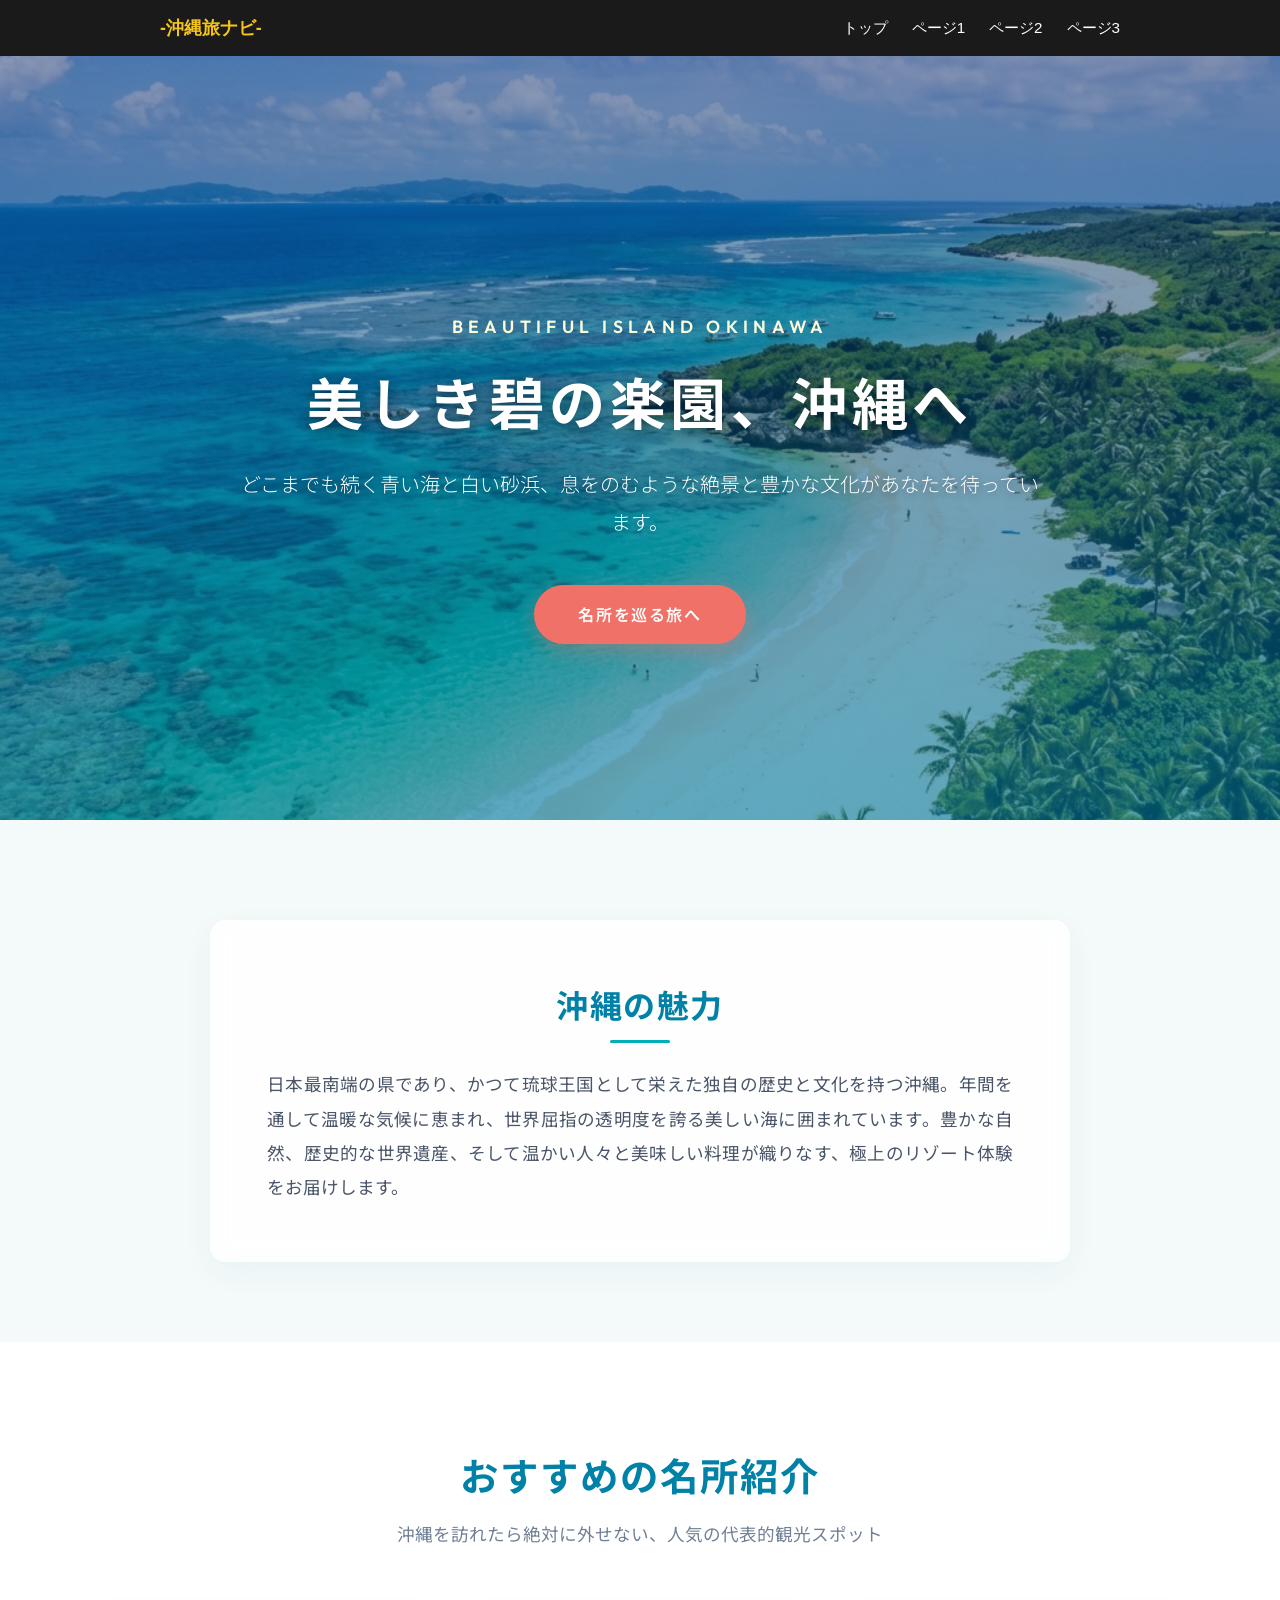
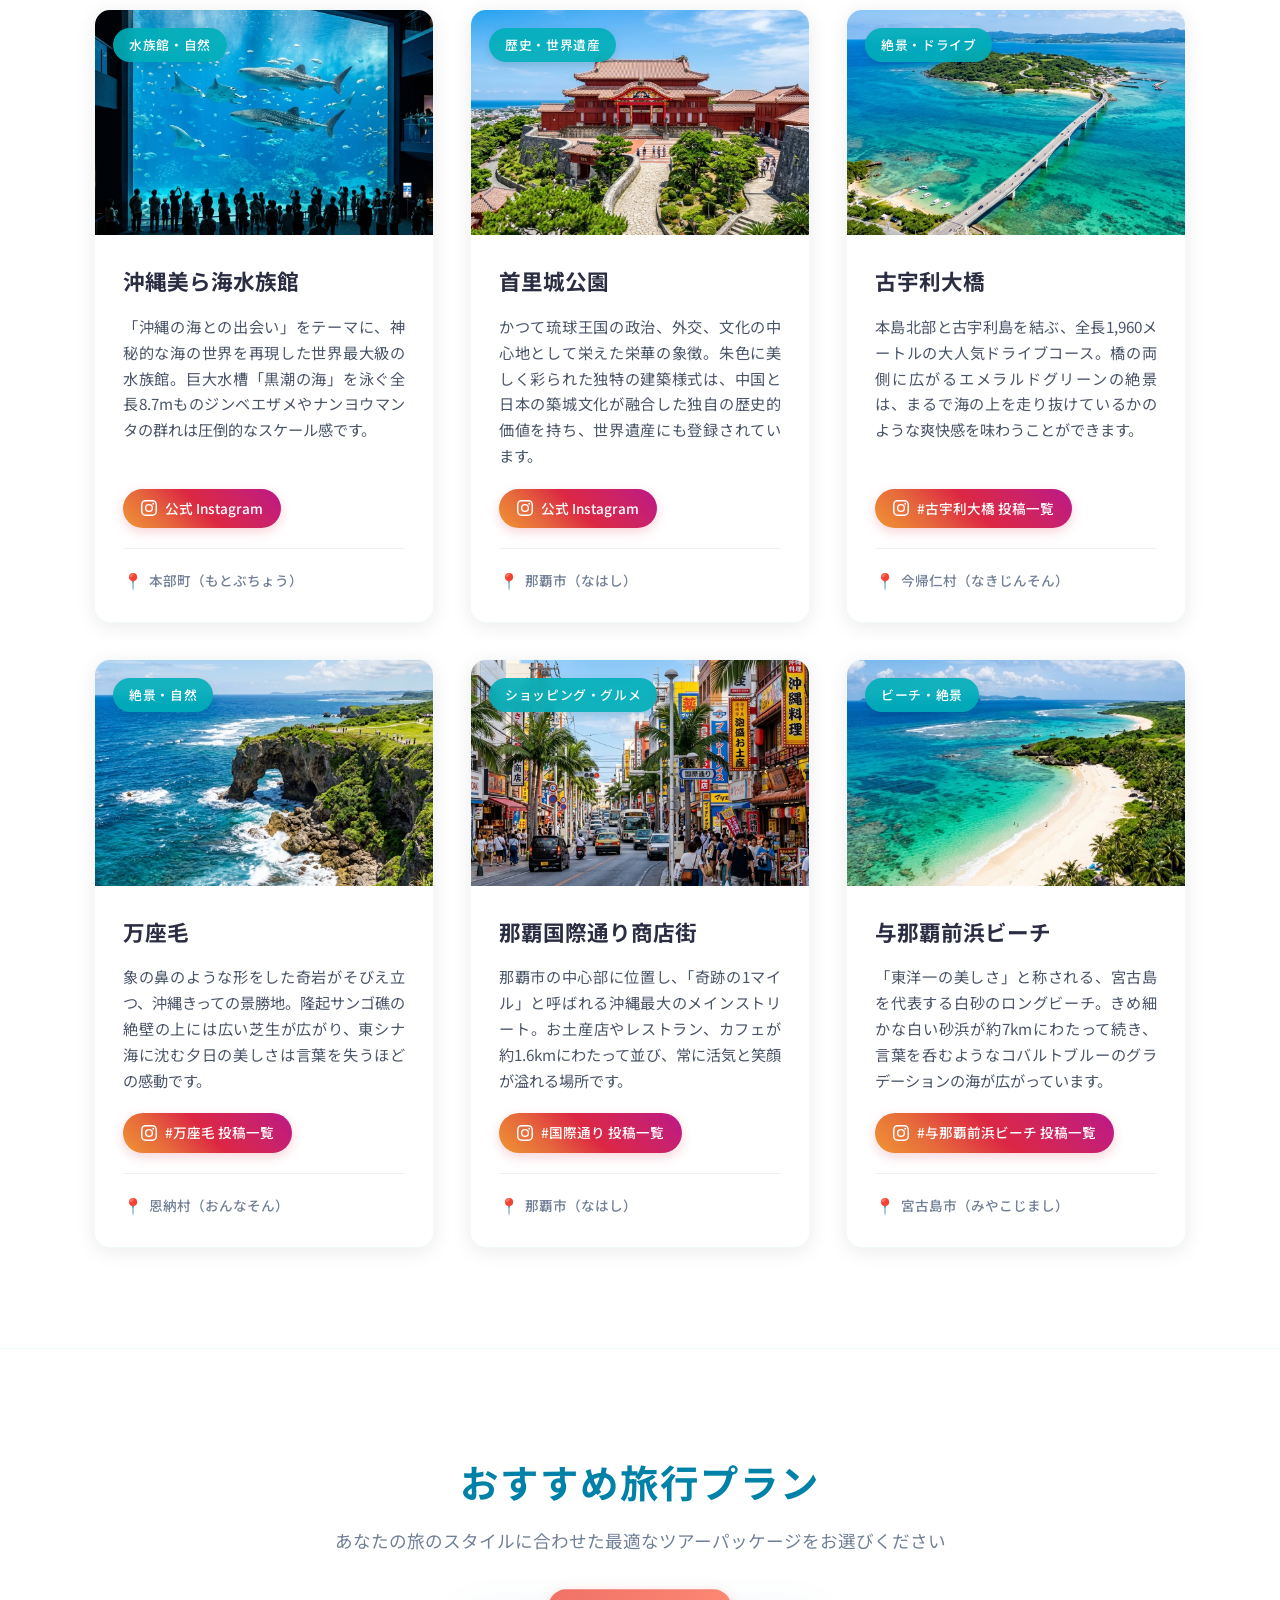
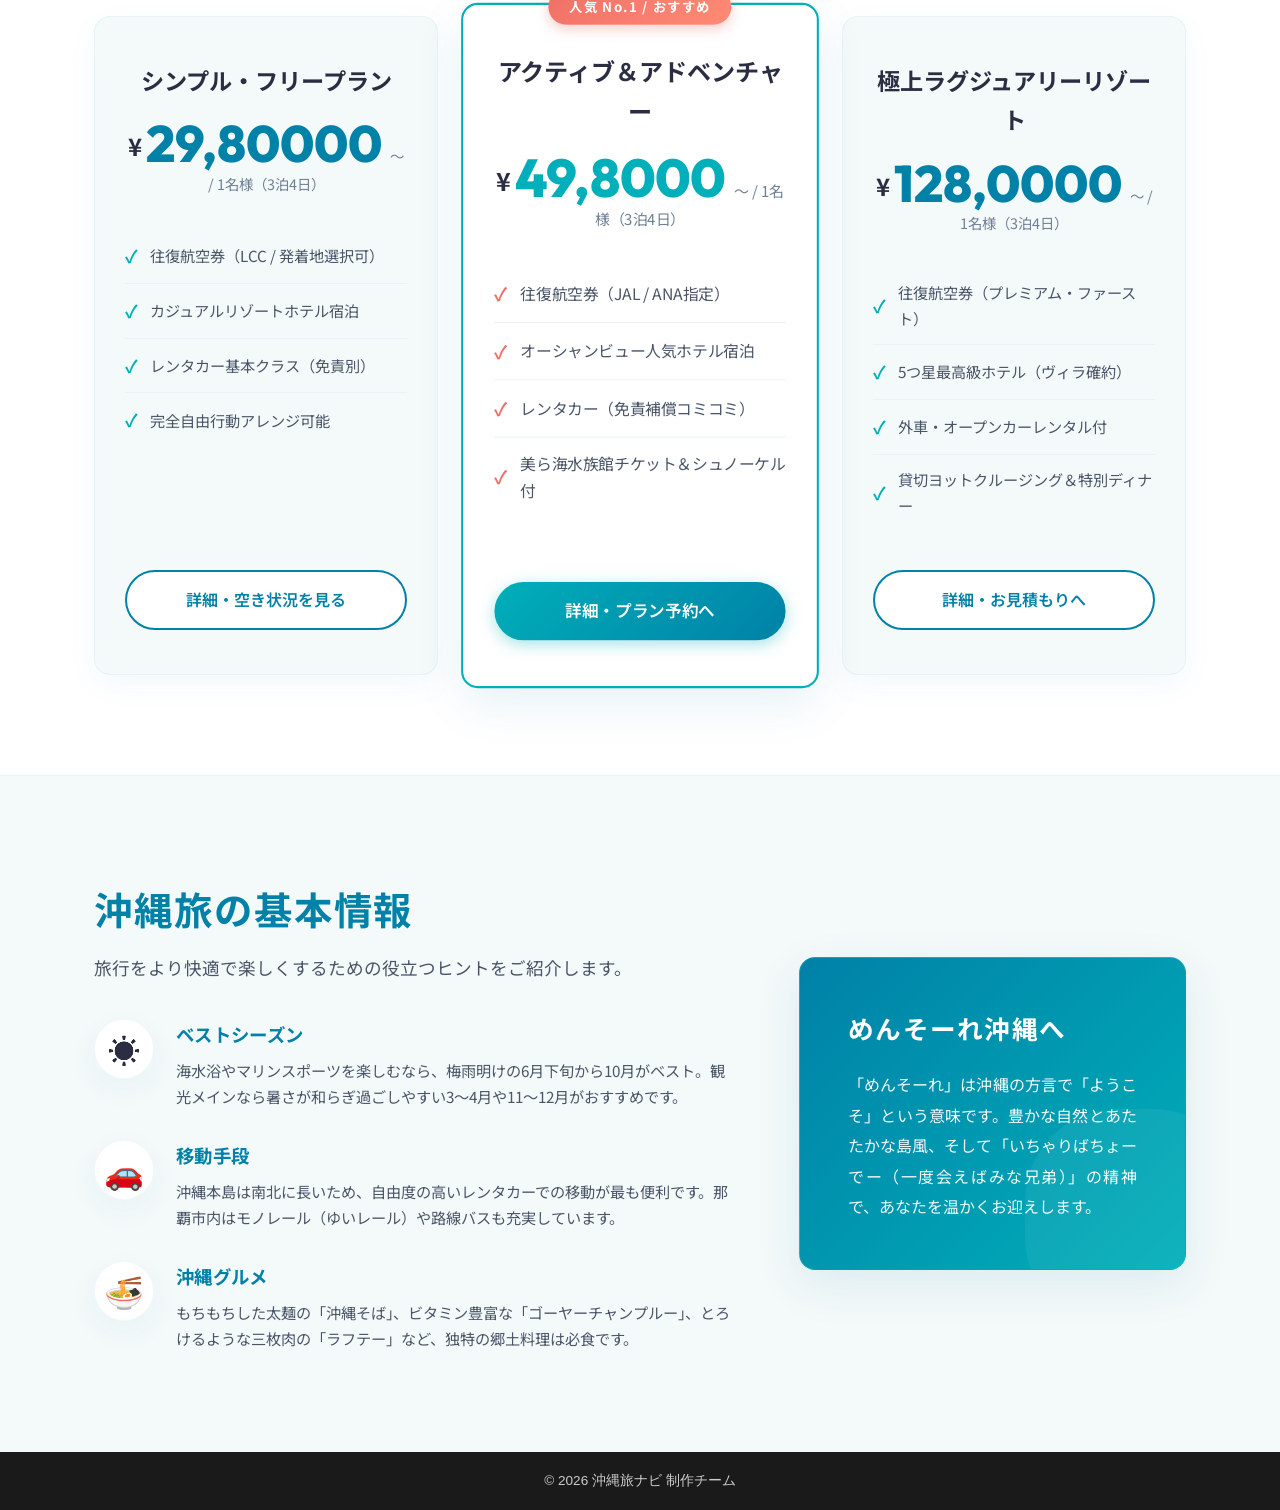
<file: index.html>
<!DOCTYPE html>
<html lang="ja">

<head>
  <meta charset="UTF-8">
  <meta name="viewport" content="width=device-width, initial-scale=1.0">
  <meta name="description" content="沖縄の美しい自然、歴史的な世界遺産、定番観光名所（美ら海水族館、首里城、古宇利大橋など）をご紹介する旅行ガイド。">
  <title>沖縄旅ナビ | 美しき碧 of 楽園、沖縄へ</title>
  <!-- 共通スタイル（ヘッダー・ナビ・フッター） -->
  <link rel="stylesheet" href="css/common.css">
  <!-- このページ専用スタイル -->
  <link rel="stylesheet" href="css/index.css">
</head>

<body>

  <!-- ===== ヘッダー（common.css で管理） ===== -->
  <header class="site-header">
    <nav class="site-nav">
      <a href="index.html" class="nav-logo">-沖縄旅ナビ-</a>
      <ul class="nav-links">
        <li><a href="index.html">トップ</a></li>
        <li><a href="page1/index.html">ページ1</a></li>
        <li><a href="page2/index.html">ページ2</a></li>
        <li><a href="page3/index.html">ページ3</a></li>
      </ul>
    </nav>
  </header>

  <!-- ===== メインコンテンツ ===== -->
  <main class="top-main">
    <!-- ヒーローセクション -->
    <section class="hero-section" id="hero">
      <div class="hero-bg"></div>
      <div class="hero-content">
        <span class="hero-subtitle">BEAUTIFUL ISLAND OKINAWA</span>
        <h1 class="hero-title">美しき碧の楽園、沖縄へ</h1>
        <p class="hero-desc">どこまでも続く青い海と白い砂浜、息をのむような絶景と豊かな文化があなたを待っています。</p>
        <a href="#spots" class="btn-primary">名所を巡る旅へ</a>
      </div>
    </section>

    <!-- イントロセクション -->
    <section class="intro-section" id="intro">
      <div class="container">
        <div class="intro-card">
          <h2>沖縄の魅力</h2>
          <p>
            日本最南端の県であり、かつて琉球王国として栄えた独自の歴史と文化を持つ沖縄。年間を通して温暖な気候に恵まれ、世界屈指の透明度を誇る美しい海に囲まれています。豊かな自然、歴史的な世界遺産、そして温かい人々と美味しい料理が織りなす、極上のリゾート体験をお届けします。
          </p>
        </div>
      </div>
    </section>

    <!-- スポット紹介セクション -->
    <section class="spots-section" id="spots">
      <div class="container">
        <h2 class="section-title">おすすめの名所紹介</h2>
        <p class="section-subtitle">沖縄を訪れたら絶対に外せない、人気の代表的観光スポット</p>

        <div class="spots-grid">
          <!-- スポット1: 美ら海水族館 -->
          <article class="spot-card">
            <div class="spot-img-wrapper">
              <img src="images/churaumi_aquarium.png" alt="沖縄美ら海水族館">
              <span class="spot-tag">水族館・自然</span>
            </div>
            <div class="spot-info">
              <h3>沖縄美ら海水族館</h3>
              <p class="spot-desc">
                「沖縄の海との出会い」をテーマに、神秘的な海の世界を再現した世界最大級の水族館。巨大水槽「黒潮の海」を泳ぐ全長8.7mものジンベエザメやナンヨウマンタの群れは圧倒的なスケール感です。</p>
              <div class="spot-action">
                <a href="https://www.instagram.com/kaiyohaku_churaumiaquarium/" target="_blank"
                  rel="noopener noreferrer" class="instagram-link">
                  <svg class="instagram-icon" xmlns="http://www.w3.org/2000/svg" viewBox="0 0 24 24">
                    <path fill="currentColor"
                      d="M12 2.163c3.204 0 3.584.012 4.85.07 3.252.148 4.771 1.691 4.919 4.919.058 1.265.069 1.645.069 4.849 0 3.205-.012 3.584-.069 4.849-.149 3.225-1.664 4.771-4.919 4.919-1.266.058-1.644.07-4.85.07-3.204 0-3.584-.012-4.849-.07-3.26-.149-4.771-1.699-4.919-4.92-.058-1.265-.07-1.644-.07-4.849 0-3.204.013-3.583.07-4.849.149-3.227 1.664-4.771 4.919-4.919 1.266-.057 1.645-.069 4.849-.069zM12 0C8.741 0 8.333.014 7.053.072 2.695.272.273 2.69.073 7.051.014 8.333 0 8.741 0 12c0 3.259.014 3.668.072 4.948.2 4.358 2.618 6.78 6.98 6.98 1.281.058 1.689.072 4.948.072 3.259 0 3.668-.014 4.948-.072 4.354-.2 6.782-2.618 6.979-6.98.059-1.28.073-1.689.073-4.948 0-3.259-.014-3.667-.072-4.947-.196-4.354-2.617-6.78-6.979-6.98C15.668.014 15.259 0 12 0zm0 5.838a6.162 6.162 0 1 0 0 12.324 6.162 6.162 0 0 0 0-12.324zM12 16a4 4 0 1 1 0-8 4 4 0 0 1 0 8zm6.406-11.845a1.44 1.44 0 1 0 0 2.881 1.44 1.44 0 0 0 0-2.881z" />
                  </svg>
                  <span>公式 Instagram</span>
                </a>
              </div>
              <div class="spot-footer">
                <span class="spot-loc"><i class="loc-icon">📍</i> 本部町（もとぶちょう）</span>
              </div>
            </div>
          </article>

          <!-- スポット2: 首里城公園 -->
          <article class="spot-card">
            <div class="spot-img-wrapper">
              <img src="images/shurijo_castle.png" alt="首里城公園">
              <span class="spot-tag">歴史・世界遺産</span>
            </div>
            <div class="spot-info">
              <h3>首里城公園</h3>
              <p class="spot-desc">
                かつて琉球王国の政治、外交、文化の中心地として栄えた栄華の象徴。朱色に美しく彩られた独特の建築様式は、中国と日本の築城文化が融合した独自の歴史的価値を持ち、世界遺産にも登録されています。</p>
              <div class="spot-action">
                <a href="https://www.instagram.com/shurijo_park/" target="_blank" rel="noopener noreferrer"
                  class="instagram-link">
                  <svg class="instagram-icon" xmlns="http://www.w3.org/2000/svg" viewBox="0 0 24 24">
                    <path fill="currentColor"
                      d="M12 2.163c3.204 0 3.584.012 4.85.07 3.252.148 4.771 1.691 4.919 4.919.058 1.265.069 1.645.069 4.849 0 3.205-.012 3.584-.069 4.849-.149 3.225-1.664 4.771-4.919 4.919-1.266.058-1.644.07-4.85.07-3.204 0-3.584-.012-4.849-.07-3.26-.149-4.771-1.699-4.919-4.92-.058-1.265-.07-1.644-.07-4.849 0-3.204.013-3.583.07-4.849.149-3.227 1.664-4.771 4.919-4.919 1.266-.057 1.645-.069 4.849-.069zM12 0C8.741 0 8.333.014 7.053.072 2.695.272.273 2.69.073 7.051.014 8.333 0 8.741 0 12c0 3.259.014 3.668.072 4.948.2 4.358 2.618 6.78 6.98 6.98 1.281.058 1.689.072 4.948.072 3.259 0 3.668-.014 4.948-.072 4.354-.2 6.782-2.618 6.979-6.98.059-1.28.073-1.689.073-4.948 0-3.259-.014-3.667-.072-4.947-.196-4.354-2.617-6.78-6.979-6.98C15.668.014 15.259 0 12 0zm0 5.838a6.162 6.162 0 1 0 0 12.324 6.162 6.162 0 0 0 0-12.324zM12 16a4 4 0 1 1 0-8 4 4 0 0 1 0 8zm6.406-11.845a1.44 1.44 0 1 0 0 2.881 1.44 1.44 0 0 0 0-2.881z" />
                  </svg>
                  <span>公式 Instagram</span>
                </a>
              </div>
              <div class="spot-footer">
                <span class="spot-loc"><i class="loc-icon">📍</i> 那覇市（なはし）</span>
              </div>
            </div>
          </article>

          <!-- スポット3: 古宇利大橋 -->
          <article class="spot-card">
            <div class="spot-img-wrapper">
              <img src="images/kouri_bridge.png" alt="古宇利大橋">
              <span class="spot-tag">絶景・ドライブ</span>
            </div>
            <div class="spot-info">
              <h3>古宇利大橋</h3>
              <p class="spot-desc">
                本島北部と古宇利島を結ぶ、全長1,960メートルの大人気ドライブコース。橋の両側に広がるエメラルドグリーンの絶景は、まるで海の上を走り抜けているかのような爽快感を味わうことができます。</p>
              <div class="spot-action">
                <a href="https://www.instagram.com/explore/tags/%E5%8F%A4%E5%AE%87%E5%88%A9%E5%A4%A7%E6%A5%8B/"
                  target="_blank" rel="noopener noreferrer" class="instagram-link">
                  <svg class="instagram-icon" xmlns="http://www.w3.org/2000/svg" viewBox="0 0 24 24">
                    <path fill="currentColor"
                      d="M12 2.163c3.204 0 3.584.012 4.85.07 3.252.148 4.771 1.691 4.919 4.919.058 1.265.069 1.645.069 4.849 0 3.205-.012 3.584-.069 4.849-.149 3.225-1.664 4.771-4.919 4.919-1.266.058-1.644.07-4.85.07-3.204 0-3.584-.012-4.849-.07-3.26-.149-4.771-1.699-4.919-4.92-.058-1.265-.07-1.644-.07-4.849 0-3.204.013-3.583.07-4.849.149-3.227 1.664-4.771 4.919-4.919 1.266-.057 1.645-.069 4.849-.069zM12 0C8.741 0 8.333.014 7.053.072 2.695.272.273 2.69.073 7.051.014 8.333 0 8.741 0 12c0 3.259.014 3.668.072 4.948.2 4.358 2.618 6.78 6.98 6.98 1.281.058 1.689.072 4.948.072 3.259 0 3.668-.014 4.948-.072 4.354-.2 6.782-2.618 6.979-6.98.059-1.28.073-1.689.073-4.948 0-3.259-.014-3.667-.072-4.947-.196-4.354-2.617-6.78-6.979-6.98C15.668.014 15.259 0 12 0zm0 5.838a6.162 6.162 0 1 0 0 12.324 6.162 6.162 0 0 0 0-12.324zM12 16a4 4 0 1 1 0-8 4 4 0 0 1 0 8zm6.406-11.845a1.44 1.44 0 1 0 0 2.881 1.44 1.44 0 0 0 0-2.881z" />
                  </svg>
                  <span>#古宇利大橋 投稿一覧</span>
                </a>
              </div>
              <div class="spot-footer">
                <span class="spot-loc"><i class="loc-icon">📍</i> 今帰仁村（なきじんそん）</span>
              </div>
            </div>
          </article>

          <!-- スポット4: 万座毛 -->
          <article class="spot-card">
            <div class="spot-img-wrapper">
              <img src="images/manzamo_cliff.png" alt="万座毛">
              <span class="spot-tag">絶景・自然</span>
            </div>
            <div class="spot-info">
              <h3>万座毛</h3>
              <p class="spot-desc">象の鼻のような形をした奇岩がそびえ立つ、沖縄きっての景勝地。隆起サンゴ礁の絶壁の上には広い芝生が広がり、東シナ海に沈む夕日の美しさは言葉を失うほどの感動です。</p>
              <div class="spot-action">
                <a href="https://www.instagram.com/explore/tags/%E4%B8%87%E5%BA%A7%E6%AF%9B/" target="_blank"
                  rel="noopener noreferrer" class="instagram-link">
                  <svg class="instagram-icon" xmlns="http://www.w3.org/2000/svg" viewBox="0 0 24 24">
                    <path fill="currentColor"
                      d="M12 2.163c3.204 0 3.584.012 4.85.07 3.252.148 4.771 1.691 4.919 4.919.058 1.265.069 1.645.069 4.849 0 3.205-.012 3.584-.069 4.849-.149 3.225-1.664 4.771-4.919 4.919-1.266.058-1.644.07-4.85.07-3.204 0-3.584-.012-4.849-.07-3.26-.149-4.771-1.699-4.919-4.92-.058-1.265-.07-1.644-.07-4.849 0-3.204.013-3.583.07-4.849.149-3.227 1.664-4.771 4.919-4.919 1.266-.057 1.645-.069 4.849-.069zM12 0C8.741 0 8.333.014 7.053.072 2.695.272.273 2.69.073 7.051.014 8.333 0 8.741 0 12c0 3.259.014 3.668.072 4.948.2 4.358 2.618 6.78 6.98 6.98 1.281.058 1.689.072 4.948.072 3.259 0 3.668-.014 4.948-.072 4.354-.2 6.782-2.618 6.979-6.98.059-1.28.073-1.689.073-4.948 0-3.259-.014-3.667-.072-4.947-.196-4.354-2.617-6.78-6.979-6.98C15.668.014 15.259 0 12 0zm0 5.838a6.162 6.162 0 1 0 0 12.324 6.162 6.162 0 0 0 0-12.324zM12 16a4 4 0 1 1 0-8 4 4 0 0 1 0 8zm6.406-11.845a1.44 1.44 0 1 0 0 2.881 1.44 1.44 0 0 0 0-2.881z" />
                  </svg>
                  <span>#万座毛 投稿一覧</span>
                </a>
              </div>
              <div class="spot-footer">
                <span class="spot-loc"><i class="loc-icon">📍</i> 恩納村（おんなそん）</span>
              </div>
            </div>
          </article>

          <!-- スポット5: 国際通り -->
          <article class="spot-card">
            <div class="spot-img-wrapper">
              <img src="images/kokusai_dori.png" alt="那覇国際通り商店街">
              <span class="spot-tag">ショッピング・グルメ</span>
            </div>
            <div class="spot-info">
              <h3>那覇国際通り商店街</h3>
              <p class="spot-desc">那覇市の中心部に位置し、「奇跡の1マイル」と呼ばれる沖縄最大のメインストリート。お土産店やレストラン、カフェが約1.6kmにわたって並び、常に活気と笑顔が溢れる場所です。
              </p>
              <div class="spot-action">
                <a href="https://www.instagram.com/explore/tags/%E5%9B%BD%E9%9A%9B%E9%80%9A%E3%82%8A/" target="_blank"
                  rel="noopener noreferrer" class="instagram-link">
                  <svg class="instagram-icon" xmlns="http://www.w3.org/2000/svg" viewBox="0 0 24 24">
                    <path fill="currentColor"
                      d="M12 2.163c3.204 0 3.584.012 4.85.07 3.252.148 4.771 1.691 4.919 4.919.058 1.265.069 1.645.069 4.849 0 3.205-.012 3.584-.069 4.849-.149 3.225-1.664 4.771-4.919 4.919-1.266.058-1.644.07-4.85.07-3.204 0-3.584-.012-4.849-.07-3.26-.149-4.771-1.699-4.919-4.92-.058-1.265-.07-1.644-.07-4.849 0-3.204.013-3.583.07-4.849.149-3.227 1.664-4.771 4.919-4.919 1.266-.057 1.645-.069 4.849-.069zM12 0C8.741 0 8.333.014 7.053.072 2.695.272.273 2.69.073 7.051.014 8.333 0 8.741 0 12c0 3.259.014 3.668.072 4.948.2 4.358 2.618 6.78 6.98 6.98 1.281.058 1.689.072 4.948.072 3.259 0 3.668-.014 4.948-.072 4.354-.2 6.782-2.618 6.979-6.98.059-1.28.073-1.689.073-4.948 0-3.259-.014-3.667-.072-4.947-.196-4.354-2.617-6.78-6.979-6.98C15.668.014 15.259 0 12 0zm0 5.838a6.162 6.162 0 1 0 0 12.324 6.162 6.162 0 0 0 0-12.324zM12 16a4 4 0 1 1 0-8 4 4 0 0 1 0 8zm6.406-11.845a1.44 1.44 0 1 0 0 2.881 1.44 1.44 0 0 0 0-2.881z" />
                  </svg>
                  <span>#国際通り 投稿一覧</span>
                </a>
              </div>
              <div class="spot-footer">
                <span class="spot-loc"><i class="loc-icon">📍</i> 那覇市（なはし）</span>
              </div>
            </div>
          </article>

          <!-- スポット6: 与那覇前浜ビーチ -->
          <article class="spot-card">
            <div class="spot-img-wrapper">
              <img src="images/okinawa_beach_hero.png" alt="与那覇前浜ビーチ">
              <span class="spot-tag">ビーチ・絶景</span>
            </div>
            <div class="spot-info">
              <h3>与那覇前浜ビーチ</h3>
              <p class="spot-desc">
                「東洋一の美しさ」と称される、宮古島を代表する白砂のロングビーチ。きめ細かな白い砂浜が約7kmにわたって続き、言葉を呑むようなコバルトブルーのグラデーションの海が広がっています。</p>
              <div class="spot-action">
                <a href="https://www.instagram.com/explore/tags/%E4%B8%8E%E9%82%A3%E8%A6%87%E5%89%8D%E6%B5%9C%E3%83%93%E3%83%BC%E3%83%81/"
                  target="_blank" rel="noopener noreferrer" class="instagram-link">
                  <svg class="instagram-icon" xmlns="http://www.w3.org/2000/svg" viewBox="0 0 24 24">
                    <path fill="currentColor"
                      d="M12 2.163c3.204 0 3.584.012 4.85.07 3.252.148 4.771 1.691 4.919 4.919.058 1.265.069 1.645.069 4.849 0 3.205-.012 3.584-.069 4.849-.149 3.225-1.664 4.771-4.919 4.919-1.266.058-1.644.07-4.85.07-3.204 0-3.584-.012-4.849-.07-3.26-.149-4.771-1.699-4.919-4.92-.058-1.265-.07-1.644-.07-4.849 0-3.204.013-3.583.07-4.849.149-3.227 1.664-4.771 4.919-4.919 1.266-.057 1.645-.069 4.849-.069zM12 0C8.741 0 8.333.014 7.053.072 2.695.272.273 2.69.073 7.051.014 8.333 0 8.741 0 12c0 3.259.014 3.668.072 4.948.2 4.358 2.618 6.78 6.98 6.98 1.281.058 1.689.072 4.948.072 3.259 0 3.668-.014 4.948-.072 4.354-.2 6.782-2.618 6.979-6.98.059-1.28.073-1.689.073-4.948 0-3.259-.014-3.667-.072-4.947-.196-4.354-2.617-6.78-6.979-6.98C15.668.014 15.259 0 12 0zm0 5.838a6.162 6.162 0 1 0 0 12.324 6.162 6.162 0 0 0 0-12.324zM12 16a4 4 0 1 1 0-8 4 4 0 0 1 0 8zm6.406-11.845a1.44 1.44 0 1 0 0 2.881 1.44 1.44 0 0 0 0-2.881z" />
                  </svg>
                  <span>#与那覇前浜ビーチ 投稿一覧</span>
                </a>
              </div>
              <div class="spot-footer">
                <span class="spot-loc"><i class="loc-icon">📍</i> 宮古島市（みやこじまし）</span>
              </div>
            </div>
          </article>
        </div>
      </div>
    </section>

    <!-- 旅行プラン（パッケージツアー）セクション -->
    <section class="pricing-section" id="pricing">
      <div class="container">
        <h2 class="section-title">おすすめ旅行プラン</h2>
        <p class="section-subtitle">あなたの旅のスタイルに合わせた最適なツアーパッケージをお選びください</p>

        <div class="pricing-grid">
          <!-- フリープラン -->
          <article class="pricing-card">
            <h3 class="pricing-name">シンプル・フリープラン</h3>
            <div class="pricing-price">
              <span class="price-currency">¥</span>
              <span class="price-num">29,80000</span>
              <span class="price-period">〜 / 1名様（3泊4日）</span>
            </div>
            <ul class="pricing-features">
              <li><span class="feature-check">✓</span> 往復航空券（LCC / 発着地選択可）</li>
              <li><span class="feature-check">✓</span> カジュアルリゾートホテル宿泊</li>
              <li><span class="feature-check">✓</span> レンタカー基本クラス（免責別）</li>
              <li><span class="feature-check">✓</span> 完全自由行動アレンジ可能</li>
            </ul>
            <a href="#" class="btn-pricing btn-pricing-secondary">詳細・空き状況を見る</a>
          </article>

          <!-- アクティブ＆体験プラン -->
          <article class="pricing-card featured">
            <span class="pricing-badge">人気 No.1 / おすすめ</span>
            <h3 class="pricing-name">アクティブ＆アドベンチャー</h3>
            <div class="pricing-price">
              <span class="price-currency">¥</span>
              <span class="price-num">49,8000</span>
              <span class="price-period">〜 / 1名様（3泊4日）</span>
            </div>
            <ul class="pricing-features">
              <li><span class="feature-check">✓</span> 往復航空券（JAL / ANA指定）</li>
              <li><span class="feature-check">✓</span> オーシャンビュー人気ホテル宿泊</li>
              <li><span class="feature-check">✓</span> レンタカー（免責補償コミコミ）</li>
              <li><span class="feature-check">✓</span> 美ら海水族館チケット＆シュノーケル付</li>
            </ul>
            <a href="#" class="btn-pricing btn-pricing-primary">詳細・プラン予約へ</a>
          </article>

          <!-- ラグジュアリープラン -->
          <article class="pricing-card">
            <h3 class="pricing-name">極上ラグジュアリーリゾート</h3>
            <div class="pricing-price">
              <span class="price-currency">¥</span>
              <span class="price-num">128,0000</span>
              <span class="price-period">〜 / 1名様（3泊4日）</span>
            </div>
            <ul class="pricing-features">
              <li><span class="feature-check">✓</span> 往復航空券（プレミアム・ファースト）</li>
              <li><span class="feature-check">✓</span> 5つ星最高級ホテル（ヴィラ確約）</li>
              <li><span class="feature-check">✓</span> 外車・オープンカーレンタル付</li>
              <li><span class="feature-check">✓</span> 貸切ヨットクルージング＆特別ディナー</li>
            </ul>
            <a href="#" class="btn-pricing btn-pricing-secondary">詳細・お見積もりへ</a>
          </article>
        </div>
      </div>
    </section>

    <!-- 基本情報セクション -->
    <section class="info-section" id="info">
      <div class="container">
        <div class="info-grid">
          <div class="info-content">
            <h2 class="section-title text-left">沖縄旅の基本情報</h2>
            <p class="info-intro-text">旅行をより快適で楽しくするための役立つヒントをご紹介します。</p>
            <ul class="info-list">
              <li>
                <div class="info-icon">☀️</div>
                <div class="info-text">
                  <h4>ベストシーズン</h4>
                  <p>海水浴やマリンスポーツを楽しむなら、梅雨明けの6月下旬から10月がベスト。観光メインなら暑さが和らぎ過ごしやすい3〜4月や11〜12月がおすすめです。</p>
                </div>
              </li>
              <li>
                <div class="info-icon">🚗</div>
                <div class="info-text">
                  <h4>移動手段</h4>
                  <p>沖縄本島は南北に長いため、自由度の高いレンタカーでの移動が最も便利です。那覇市内はモノレール（ゆいレール）や路線バスも充実しています。</p>
                </div>
              </li>
              <li>
                <div class="info-icon">🍜</div>
                <div class="info-text">
                  <h4>沖縄グルメ</h4>
                  <p>もちもちした太麺の「沖縄そば」、ビタミン豊富な「ゴーヤーチャンプルー」、とろけるような三枚肉の「ラフテー」など、独特の郷土料理は必食です。</p>
                </div>
              </li>
            </ul>
          </div>
          <div class="info-card-highlight">
            <h3>めんそーれ沖縄へ</h3>
            <p>「めんそーれ」は沖縄の方言で「ようこそ」という意味です。豊かな自然とあたたかな島風、そして「いちゃりばちょーでー（一度会えばみな兄弟）」の精神で、あなたを温かくお迎えします。</p>
            <div class="wave-decoration"></div>
          </div>
        </div>
      </div>
    </section>
  </main>

  <!-- ===== フッター（common.css で管理） ===== -->
  <footer class="site-footer">
    <p>&copy; 2026 沖縄旅ナビ 制作チーム</p>
  </footer>

</body>

</html>
</file>
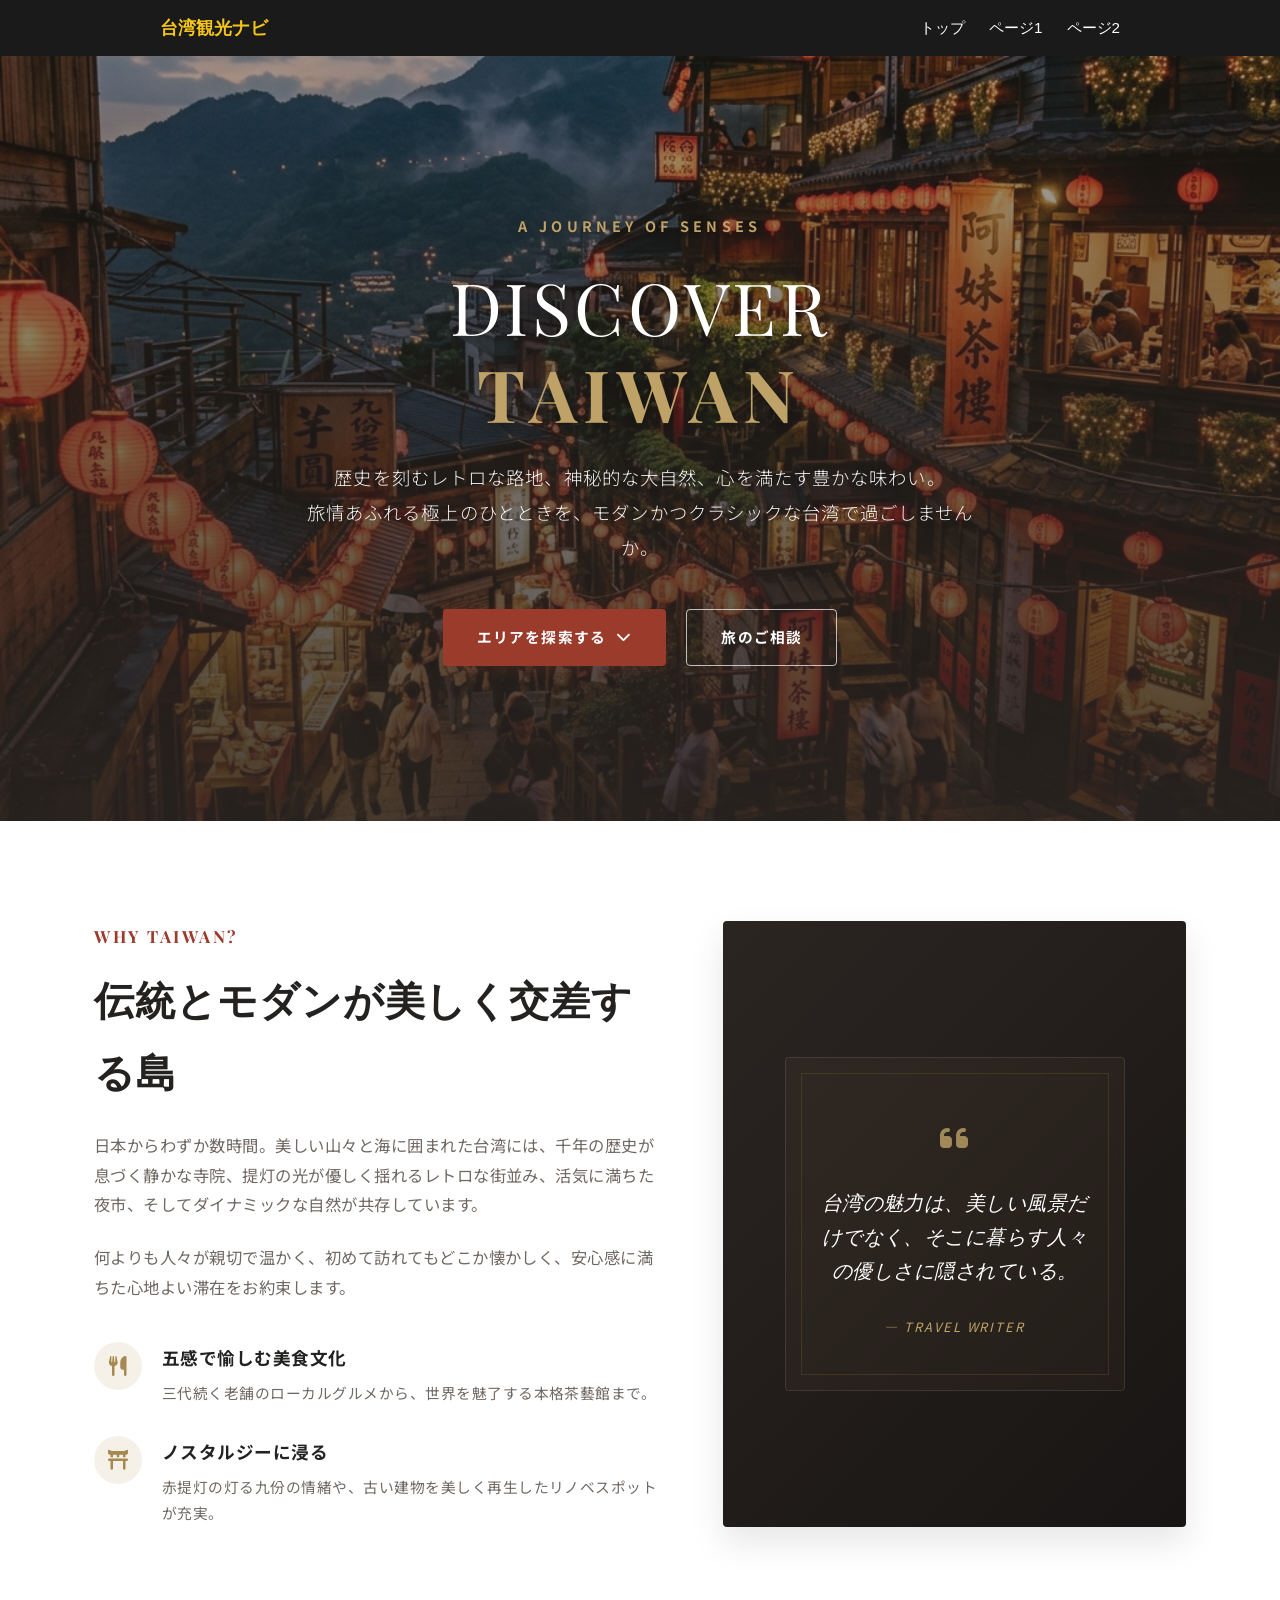
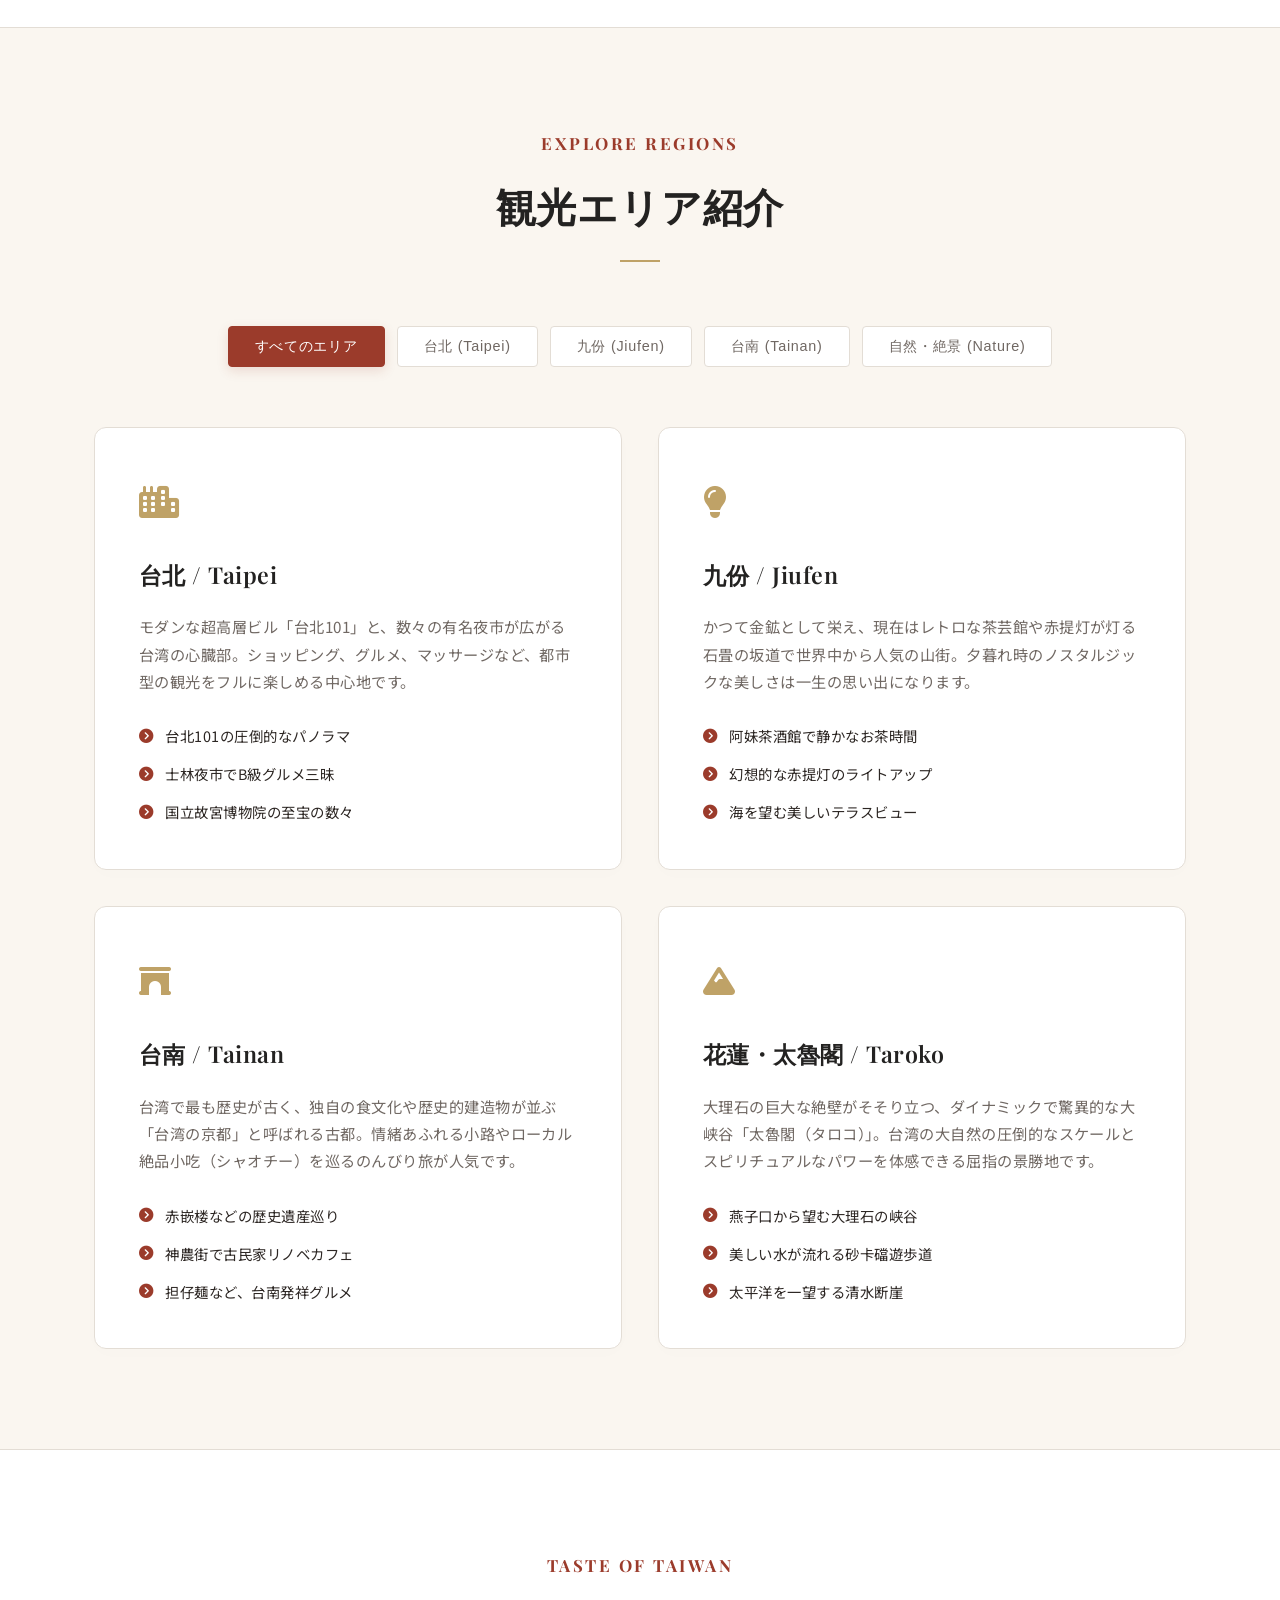
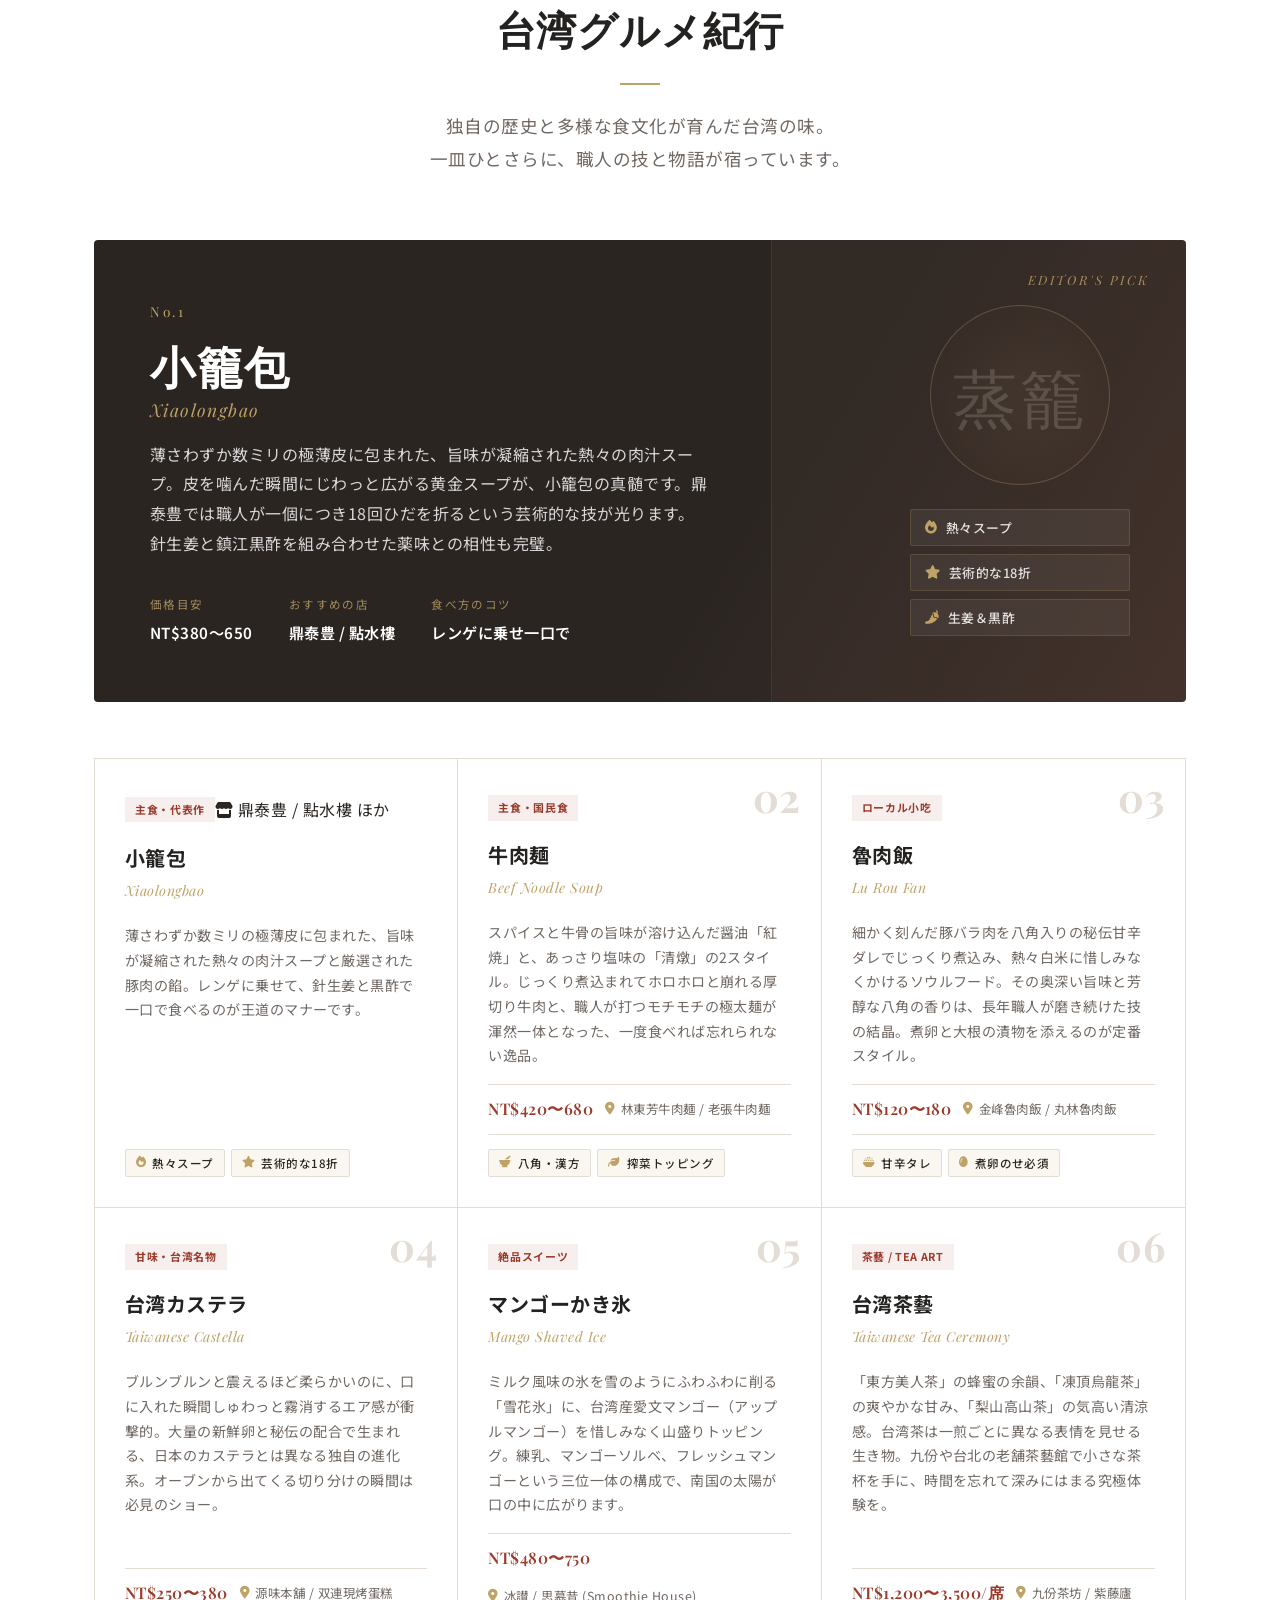
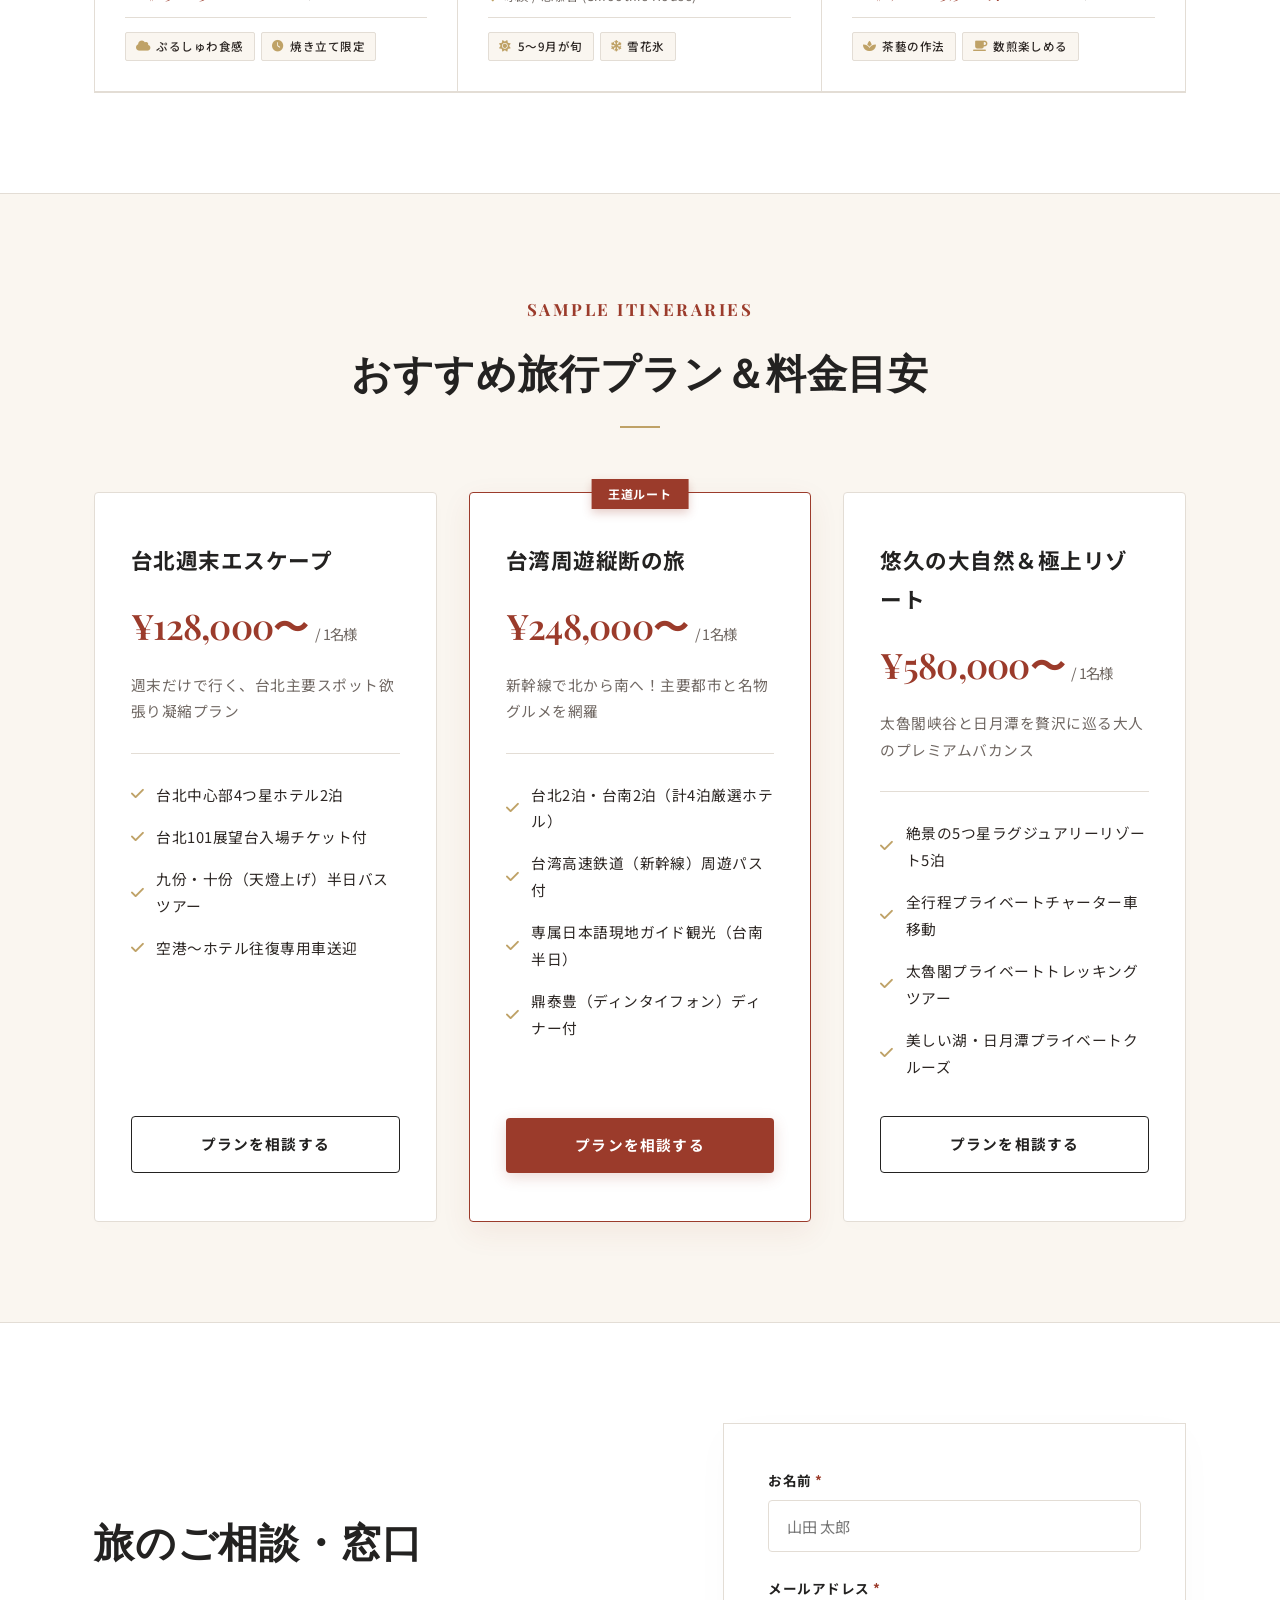
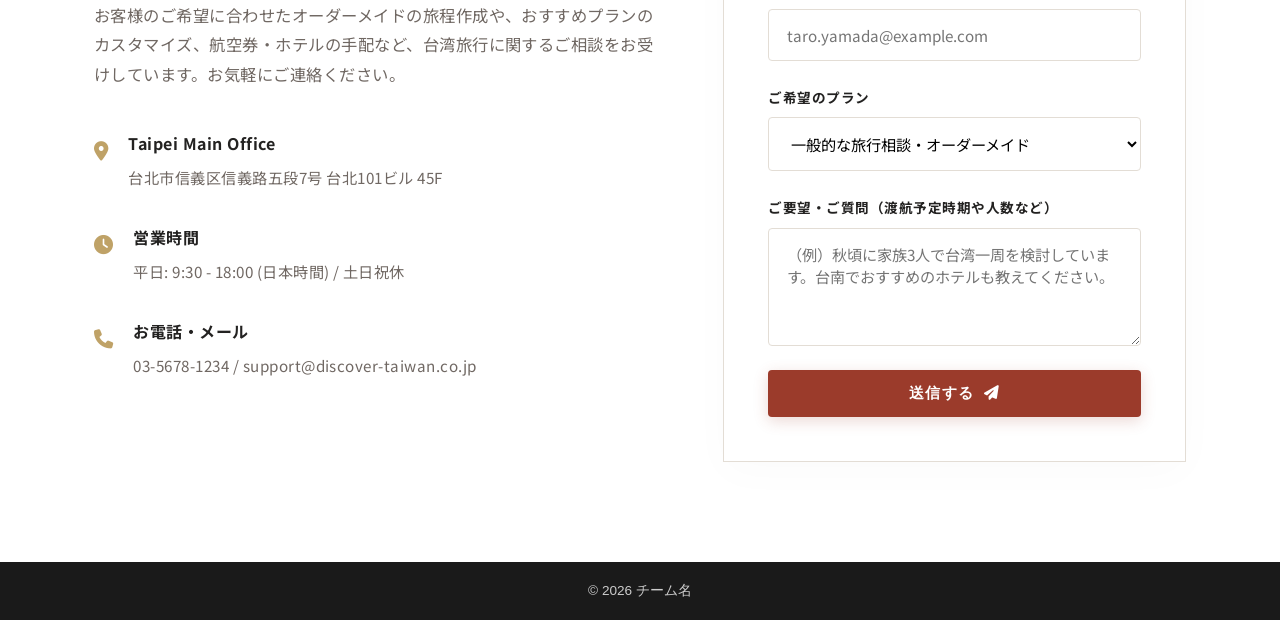
<file: page1/index.html>
<!DOCTYPE html>
<html lang="ja">
<head>
  <meta charset="UTF-8">
  <meta name="viewport" content="width=device-width, initial-scale=1.0">
  <title>DISCOVER TAIWAN | ページ1</title>
  <!-- 共通スタイル（ヘッダー・ナビ・フッター） -->
  <link rel="stylesheet" href="../css/common.css">
  <!-- Google Fonts (Noto Sans JP, Playfair Display) -->
  <link rel="preconnect" href="https://fonts.googleapis.com">
  <link rel="preconnect" href="https://fonts.gstatic.com" crossorigin>
  <link href="https://fonts.googleapis.com/css2?family=Noto+Sans+JP:wght@300;400;500;700&family=Playfair+Display:ital,wght@0,400;0,600;0,700;1,400&display=swap" rel="stylesheet">
  <!-- FontAwesome Icons -->
  <link rel="stylesheet" href="https://cdnjs.cloudflare.com/ajax/libs/font-awesome/6.4.0/css/all.min.css">
  <!-- このページ専用スタイル（style.css に自由に書いてください） -->
  <link rel="stylesheet" href="style.css">
</head>
<body>

  <!-- ===== ヘッダー（common.css で管理） ===== -->
  <header class="site-header">
    <nav class="site-nav">
      <a href="../index.html" class="nav-logo">台湾観光ナビ</a>
      <ul class="nav-links">
        <li><a href="../index.html">トップ</a></li>
        <li><a href="index.html">ページ1</a></li>
        <li><a href="../page2/index.html">ページ2</a></li>
      </ul>
    </nav>
  </header>

  <!-- ===== メインコンテンツ ===== -->
  <main class="taiwan-page">

    <!-- Hero Section -->
    <section class="hero-section">
      <div class="hero-bg" style="background-image: linear-gradient(rgba(44, 38, 35, 0.4), rgba(44, 38, 35, 0.85)), url('taiwan_hero.png');"></div>
      <div class="hero-container">
        <span class="hero-tag">A Journey of Senses</span>
        <h1 class="hero-title">DISCOVER<br><span class="highlight-text">TAIWAN</span></h1>
        <p class="hero-subtitle">歴史を刻むレトロな路地、神秘的な大自然、心を満たす豊かな味わい。<br>旅情あふれる極上のひとときを、モダンかつクラシックな台湾で過ごしませんか。</p>
        <div class="hero-actions">
          <a href="#regions" class="btn btn-primary">エリアを探索する <i class="fa-solid fa-chevron-down"></i></a>
          <a href="#consultation" class="btn btn-secondary">旅のご相談</a>
        </div>
      </div>
    </section>

    <!-- Concept Section -->
    <section class="concept-section">
      <div class="container grid-2">
        <div class="concept-content">
          <span class="sub-title">Why Taiwan?</span>
          <h2 class="section-title">伝統とモダンが美しく交差する島</h2>
          <p class="concept-text">
            日本からわずか数時間。美しい山々と海に囲まれた台湾には、千年の歴史が息づく静かな寺院、提灯の光が優しく揺れるレトロな街並み、活気に満ちた夜市、そしてダイナミックな自然が共存しています。
          </p>
          <p class="concept-text">
            何よりも人々が親切で温かく、初めて訪れてもどこか懐かしく、安心感に満ちた心地よい滞在をお約束します。
          </p>
          <div class="concept-features">
            <div class="feature-item">
              <div class="feature-icon"><i class="fa-solid fa-utensils"></i></div>
              <div>
                <h3>五感で愉しむ美食文化</h3>
                <p>三代続く老舗のローカルグルメから、世界を魅了する本格茶藝館まで。</p>
              </div>
            </div>
            <div class="feature-item">
              <div class="feature-icon"><i class="fa-solid fa-torii-gate"></i></div>
              <div>
                <h3>ノスタルジーに浸る</h3>
                <p>赤提灯の灯る九份の情緒や、古い建物を美しく再生したリノベスポットが充実。</p>
              </div>
            </div>
          </div>
        </div>
        <div class="concept-visual">
          <div class="quote-card">
            <span class="quote-icon"><i class="fa-solid fa-quote-left"></i></span>
            <p class="quote-quote">台湾の魅力は、美しい風景だけでなく、そこに暮らす人々の優しさに隠されている。</p>
            <cite class="quote-author">— Travel Writer</cite>
          </div>
        </div>
      </div>
    </section>

    <!-- Regions Section -->
    <section id="regions" class="regions-section">
      <div class="container">
        <div class="section-header">
          <span class="sub-title">Explore Regions</span>
          <h2 class="section-title text-center">観光エリア紹介</h2>
        </div>

        <!-- Filter Tabs -->
        <div class="region-tabs">
          <button class="tab-btn active" data-filter="all">すべてのエリア</button>
          <button class="tab-btn" data-filter="taipei">台北 (Taipei)</button>
          <button class="tab-btn" data-filter="jiufen">九份 (Jiufen)</button>
          <button class="tab-btn" data-filter="tainan">台南 (Tainan)</button>
          <button class="tab-btn" data-filter="nature">自然・絶景 (Nature)</button>
        </div>

        <!-- Region Cards Grid -->
        <div class="regions-grid">
          <!-- Taipei -->
          <div class="region-card show" data-category="taipei">
            <div class="card-inner">
              <div class="card-icon"><i class="fa-solid fa-city"></i></div>
              <h3 class="card-title">台北 / Taipei</h3>
              <p class="card-desc">モダンな超高層ビル「台北101」と、数々の有名夜市が広がる台湾の心臓部。ショッピング、グルメ、マッサージなど、都市型の観光をフルに楽しめる中心地です。</p>
              <ul class="card-highlights">
                <li><i class="fa-solid fa-circle-chevron-right"></i> 台北101の圧倒的なパノラマ</li>
                <li><i class="fa-solid fa-circle-chevron-right"></i> 士林夜市でB級グルメ三昧</li>
                <li><i class="fa-solid fa-circle-chevron-right"></i> 国立故宮博物院の至宝の数々</li>
              </ul>
            </div>
          </div>
          <!-- Jiufen -->
          <div class="region-card show" data-category="jiufen">
            <div class="card-inner">
              <div class="card-icon"><i class="fa-solid fa-lightbulb"></i></div>
              <h3 class="card-title">九份 / Jiufen</h3>
              <p class="card-desc">かつて金鉱として栄え、現在はレトロな茶芸館や赤提灯が灯る石畳の坂道で世界中から人気の山街。夕暮れ時のノスタルジックな美しさは一生の思い出になります。</p>
              <ul class="card-highlights">
                <li><i class="fa-solid fa-circle-chevron-right"></i> 阿妹茶酒館で静かなお茶時間</li>
                <li><i class="fa-solid fa-circle-chevron-right"></i> 幻想的な赤提灯のライトアップ</li>
                <li><i class="fa-solid fa-circle-chevron-right"></i> 海を望む美しいテラスビュー</li>
              </ul>
            </div>
          </div>
          <!-- Tainan -->
          <div class="region-card show" data-category="tainan">
            <div class="card-inner">
              <div class="card-icon"><i class="fa-solid fa-archway"></i></div>
              <h3 class="card-title">台南 / Tainan</h3>
              <p class="card-desc">台湾で最も歴史が古く、独自の食文化や歴史的建造物が並ぶ「台湾の京都」と呼ばれる古都。情緒あふれる小路やローカル絶品小吃（シャオチー）を巡るのんびり旅が人気です。</p>
              <ul class="card-highlights">
                <li><i class="fa-solid fa-circle-chevron-right"></i> 赤嵌楼などの歴史遺産巡り</li>
                <li><i class="fa-solid fa-circle-chevron-right"></i> 神農街で古民家リノベカフェ</li>
                <li><i class="fa-solid fa-circle-chevron-right"></i> 担仔麺など、台南発祥グルメ</li>
              </ul>
            </div>
          </div>
          <!-- Nature -->
          <div class="region-card show" data-category="nature">
            <div class="card-inner">
              <div class="card-icon"><i class="fa-solid fa-mountain"></i></div>
              <h3 class="card-title">花蓮・太魯閣 / Taroko</h3>
              <p class="card-desc">大理石の巨大な絶壁がそそり立つ、ダイナミックで驚異的な大峡谷「太魯閣（タロコ）」。台湾の大自然の圧倒的なスケールとスピリチュアルなパワーを体感できる屈指の景勝地です。</p>
              <ul class="card-highlights">
                <li><i class="fa-solid fa-circle-chevron-right"></i> 燕子口から望む大理石の峡谷</li>
                <li><i class="fa-solid fa-circle-chevron-right"></i> 美しい水が流れる砂卡礑遊歩道</li>
                <li><i class="fa-solid fa-circle-chevron-right"></i> 太平洋を一望する清水断崖</li>
              </ul>
            </div>
          </div>
        </div>
      </div>
    </section>

    <!-- Detailed Gourmet Section -->
    <section class="gourmet-section">
      <div class="container">
        <div class="section-header">
          <span class="sub-title">Taste of Taiwan</span>
          <h2 class="section-title text-center">台湾グルメ紀行</h2>
          <p class="gourmet-intro-text">独自の歴史と多様な食文化が育んだ台湾の味。<br>一皿ひとさらに、職人の技と物語が宿っています。</p>
        </div>

        <!-- Featured Dish -->
        <div class="gourmet-featured">
          <div class="gourmet-featured-label">Editor's Pick</div>
          <div class="gourmet-featured-inner">
            <div class="gourmet-featured-text">
              <span class="gourmet-featured-num">No.1</span>
              <h3 class="gourmet-featured-name">小籠包<span class="gourmet-featured-en">Xiaolongbao</span></h3>
              <p class="gourmet-featured-desc">
                薄さわずか数ミリの極薄皮に包まれた、旨味が凝縮された熱々の肉汁スープ。皮を噛んだ瞬間にじわっと広がる黄金スープが、小籠包の真髄です。鼎泰豊では職人が一個につき18回ひだを折るという芸術的な技が光ります。針生姜と鎮江黒酢を組み合わせた薬味との相性も完璧。
              </p>
              <div class="gourmet-featured-meta">
                <div class="gourmet-meta-item">
                  <span class="meta-label">価格目安</span>
                  <span class="meta-value">NT$380〜650</span>
                </div>
                <div class="gourmet-meta-item">
                  <span class="meta-label">おすすめの店</span>
                  <span class="meta-value">鼎泰豊 / 點水樓</span>
                </div>
                <div class="gourmet-meta-item">
                  <span class="meta-label">食べ方のコツ</span>
                  <span class="meta-value">レンゲに乗せ一口で</span>
                </div>
              </div>
            </div>
            <div class="gourmet-featured-visual">
              <div class="gourmet-featured-bg">蒸籠</div>
              <div class="gourmet-chip-group">
                <span class="gourmet-chip"><i class="fa-solid fa-fire"></i> 熱々スープ</span>
                <span class="gourmet-chip"><i class="fa-solid fa-star"></i> 芸術的な18折</span>
                <span class="gourmet-chip"><i class="fa-solid fa-pepper-hot"></i> 生姜＆黒酢</span>
              </div>
            </div>
          </div>
        </div>

        <div class="gourmet-grid">
          <!-- Gourmet 1: 小籠包 -->
          <div class="gourmet-card">
            <div class="gourmet-header">
              <span class="gourmet-tag">主食・代表作</span>
              <span class="gourmet-shop"><i class="fa-solid fa-store"></i> 鼎泰豊 / 點水樓 ほか</span>
            </div>
            <div class="gourmet-body">
              <h3 class="gourmet-name">小籠包 <span class="english-name">Xiaolongbao</span></h3>
              <p class="gourmet-desc">薄さわずか数ミリの極薄皮に包まれた、旨味が凝縮された熱々の肉汁スープと厳選された豚肉の餡。レンゲに乗せて、針生姜と黒酢で一口で食べるのが王道のマナーです。</p>
              <div class="gourmet-details">
                <span class="detail-badge"><i class="fa-solid fa-fire"></i> 熱々スープ</span>
                <span class="detail-badge"><i class="fa-solid fa-star"></i> 芸術的な18折</span>
              </div>
            </div>
          </div>

          <!-- Gourmet 2: 牛肉麺 -->
          <div class="gourmet-card">
            <span class="gourmet-num">02</span>
            <div class="gourmet-header">
              <span class="gourmet-tag">主食・国民食</span>
            </div>
            <div class="gourmet-body">
              <h3 class="gourmet-name">牛肉麺 <span class="english-name">Beef Noodle Soup</span></h3>
              <p class="gourmet-desc">スパイスと牛骨の旨味が溶け込んだ醤油「紅焼」と、あっさり塩味の「清燉」の2スタイル。じっくり煮込まれてホロホロと崩れる厚切り牛肉と、職人が打つモチモチの極太麺が渾然一体となった、一度食べれば忘れられない逸品。</p>
              <div class="gourmet-info-row">
                <span class="gourmet-price">NT$420〜680</span>
                <span class="gourmet-shop-inline"><i class="fa-solid fa-location-dot"></i> 林東芳牛肉麺 / 老張牛肉麺</span>
              </div>
              <div class="gourmet-details">
                <span class="detail-badge"><i class="fa-solid fa-mortar-pestle"></i> 八角・漢方</span>
                <span class="detail-badge"><i class="fa-solid fa-leaf"></i> 搾菜トッピング</span>
              </div>
            </div>
          </div>

          <!-- Gourmet 3: 魯肉飯 -->
          <div class="gourmet-card">
            <span class="gourmet-num">03</span>
            <div class="gourmet-header">
              <span class="gourmet-tag">ローカル小吃</span>
            </div>
            <div class="gourmet-body">
              <h3 class="gourmet-name">魯肉飯 <span class="english-name">Lu Rou Fan</span></h3>
              <p class="gourmet-desc">細かく刻んだ豚バラ肉を八角入りの秘伝甘辛ダレでじっくり煮込み、熱々白米に惜しみなくかけるソウルフード。その奥深い旨味と芳醇な八角の香りは、長年職人が磨き続けた技の結晶。煮卵と大根の漬物を添えるのが定番スタイル。</p>
              <div class="gourmet-info-row">
                <span class="gourmet-price">NT$120〜180</span>
                <span class="gourmet-shop-inline"><i class="fa-solid fa-location-dot"></i> 金峰魯肉飯 / 丸林魯肉飯</span>
              </div>
              <div class="gourmet-details">
                <span class="detail-badge"><i class="fa-solid fa-bowl-rice"></i> 甘辛タレ</span>
                <span class="detail-badge"><i class="fa-solid fa-egg"></i> 煮卵のせ必須</span>
              </div>
            </div>
          </div>

          <!-- Gourmet 4: 台湾カステラ -->
          <div class="gourmet-card">
            <span class="gourmet-num">04</span>
            <div class="gourmet-header">
              <span class="gourmet-tag">甘味・台湾名物</span>
            </div>
            <div class="gourmet-body">
              <h3 class="gourmet-name">台湾カステラ <span class="english-name">Taiwanese Castella</span></h3>
              <p class="gourmet-desc">ブルンブルンと震えるほど柔らかいのに、口に入れた瞬間しゅわっと霧消するエア感が衝撃的。大量の新鮮卵と秘伝の配合で生まれる、日本のカステラとは異なる独自の進化系。オーブンから出てくる切り分けの瞬間は必見のショー。</p>
              <div class="gourmet-info-row">
                <span class="gourmet-price">NT$250〜380</span>
                <span class="gourmet-shop-inline"><i class="fa-solid fa-location-dot"></i> 源味本舖 / 双連現烤蛋糕</span>
              </div>
              <div class="gourmet-details">
                <span class="detail-badge"><i class="fa-solid fa-cloud"></i> ぷるしゅわ食感</span>
                <span class="detail-badge"><i class="fa-solid fa-clock"></i> 焼き立て限定</span>
              </div>
            </div>
          </div>

          <!-- Gourmet 5: マンゴーかき氷 -->
          <div class="gourmet-card">
            <span class="gourmet-num">05</span>
            <div class="gourmet-header">
              <span class="gourmet-tag">絶品スイーツ</span>
            </div>
            <div class="gourmet-body">
              <h3 class="gourmet-name">マンゴーかき氷 <span class="english-name">Mango Shaved Ice</span></h3>
              <p class="gourmet-desc">ミルク風味の氷を雪のようにふわふわに削る「雪花氷」に、台湾産愛文マンゴー（アップルマンゴー）を惜しみなく山盛りトッピング。練乳、マンゴーソルベ、フレッシュマンゴーという三位一体の構成で、南国の太陽が口の中に広がります。</p>
              <div class="gourmet-info-row">
                <span class="gourmet-price">NT$480〜750</span>
                <span class="gourmet-shop-inline"><i class="fa-solid fa-location-dot"></i> 冰讃 / 思慕昔 (Smoothie House)</span>
              </div>
              <div class="gourmet-details">
                <span class="detail-badge"><i class="fa-solid fa-sun"></i> 5〜9月が旬</span>
                <span class="detail-badge"><i class="fa-solid fa-snowflake"></i> 雪花氷</span>
              </div>
            </div>
          </div>

          <!-- Gourmet 6: 伝統台湾茶 -->
          <div class="gourmet-card">
            <span class="gourmet-num">06</span>
            <div class="gourmet-header">
              <span class="gourmet-tag">茶藝 / Tea Art</span>
            </div>
            <div class="gourmet-body">
              <h3 class="gourmet-name">台湾茶藝 <span class="english-name">Taiwanese Tea Ceremony</span></h3>
              <p class="gourmet-desc">「東方美人茶」の蜂蜜の余韻、「凍頂烏龍茶」の爽やかな甘み、「梨山高山茶」の気高い清涼感。台湾茶は一煎ごとに異なる表情を見せる生き物。九份や台北の老舗茶藝館で小さな茶杯を手に、時間を忘れて深みにはまる究極体験を。</p>
              <div class="gourmet-info-row">
                <span class="gourmet-price">NT$1,200〜3,500/席</span>
                <span class="gourmet-shop-inline"><i class="fa-solid fa-location-dot"></i> 九份茶坊 / 紫藤廬</span>
              </div>
              <div class="gourmet-details">
                <span class="detail-badge"><i class="fa-solid fa-spa"></i> 茶藝の作法</span>
                <span class="detail-badge"><i class="fa-solid fa-mug-saucer"></i> 数煎楽しめる</span>
              </div>
            </div>
          </div>
        </div>
      </div>
    </section>

    <!-- Itineraries & Budget Section -->
    <section class="pricing-section">
      <div class="container">
        <div class="section-header">
          <span class="sub-title">Sample Itineraries</span>
          <h2 class="section-title text-center">おすすめ旅行プラン＆料金目安</h2>
        </div>

        <div class="pricing-grid">
          <!-- Card 1 -->
          <div class="pricing-card">
            <div class="pricing-header">
              <h3>台北週末エスケープ</h3>
              <div class="price">¥128,000〜 <span class="period">/ 1名様</span></div>
              <p>週末だけで行く、台北主要スポット欲張り凝縮プラン</p>
            </div>
            <ul class="pricing-features">
              <li><i class="fa-solid fa-check"></i> 台北中心部4つ星ホテル2泊</li>
              <li><i class="fa-solid fa-check"></i> 台北101展望台入場チケット付</li>
              <li><i class="fa-solid fa-check"></i> 九份・十份（天燈上げ）半日バスツアー</li>
              <li><i class="fa-solid fa-check"></i> 空港〜ホテル往復専用車送迎</li>
            </ul>
            <div class="pricing-action">
              <a href="#consultation" class="btn btn-outline" data-plan="Taipei Pass">プランを相談する</a>
            </div>
          </div>

          <!-- Card 2 (Recommended) -->
          <div class="pricing-card recommended">
            <div class="badge">王道ルート</div>
            <div class="pricing-header">
              <h3>台湾周遊縦断の旅</h3>
              <div class="price">¥248,000〜 <span class="period">/ 1名様</span></div>
              <p>新幹線で北から南へ！主要都市と名物グルメを網羅</p>
            </div>
            <ul class="pricing-features">
              <li><i class="fa-solid fa-check"></i> 台北2泊・台南2泊（計4泊厳選ホテル）</li>
              <li><i class="fa-solid fa-check"></i> 台湾高速鉄道（新幹線）周遊パス付</li>
              <li><i class="fa-solid fa-check"></i> 専属日本語現地ガイド観光（台南半日）</li>
              <li><i class="fa-solid fa-check"></i> 鼎泰豊（ディンタイフォン）ディナー付</li>
            </ul>
            <div class="pricing-action">
              <a href="#consultation" class="btn btn-primary" data-plan="Taiwan Club">プランを相談する</a>
            </div>
          </div>

          <!-- Card 3 -->
          <div class="pricing-card">
            <div class="pricing-header">
              <h3>悠久の大自然＆極上リゾート</h3>
              <div class="price">¥580,000〜 <span class="period">/ 1名様</span></div>
              <p>太魯閣峡谷と日月潭を贅沢に巡る大人のプレミアムバカンス</p>
            </div>
            <ul class="pricing-features">
              <li><i class="fa-solid fa-check"></i> 絶景の5つ星ラグジュアリーリゾート5泊</li>
              <li><i class="fa-solid fa-check"></i> 全行程プライベートチャーター車移動</li>
              <li><i class="fa-solid fa-check"></i> 太魯閣プライベートトレッキングツアー</li>
              <li><i class="fa-solid fa-check"></i> 美しい湖・日月潭プライベートクルーズ</li>
            </ul>
            <div class="pricing-action">
              <a href="#consultation" class="btn btn-outline" data-plan="Taiwan Master">プランを相談する</a>
            </div>
          </div>
        </div>
      </div>
    </section>

    <!-- Consultation Section -->
    <section id="consultation" class="contact-section">
      <div class="container grid-2">
        <!-- Info Column -->
        <div class="contact-info">
          <h2 class="section-title">旅のご相談・窓口</h2>
          <p class="contact-text">
            お客様のご希望に合わせたオーダーメイドの旅程作成や、おすすめプランのカスタマイズ、航空券・ホテルの手配など、台湾旅行に関するご相談をお受けしています。お気軽にご連絡ください。
          </p>
          <div class="contact-details">
            <div class="contact-detail-item">
              <span class="icon"><i class="fa-solid fa-location-dot"></i></span>
              <div>
                <strong>Taipei Main Office</strong>
                <p>台北市信義区信義路五段7号 台北101ビル 45F</p>
              </div>
            </div>
            <div class="contact-detail-item">
              <span class="icon"><i class="fa-solid fa-clock"></i></span>
              <div>
                <strong>営業時間</strong>
                <p>平日: 9:30 - 18:00 (日本時間) / 土日祝休</p>
              </div>
            </div>
            <div class="contact-detail-item">
              <span class="icon"><i class="fa-solid fa-phone"></i></span>
              <div>
                <strong>お電話・メール</strong>
                <p>03-5678-1234 / support@discover-taiwan.co.jp</p>
              </div>
            </div>
          </div>
        </div>

        <!-- Form Column -->
        <div class="contact-form-container">
          <form id="taiwan-consult-form" class="contact-form">
            <div class="form-group">
              <label for="form-name">お名前 <span class="required">*</span></label>
              <input type="text" id="form-name" required placeholder="山田 太郎">
            </div>
            <div class="form-group">
              <label for="form-email">メールアドレス <span class="required">*</span></label>
              <input type="email" id="form-email" required placeholder="taro.yamada@example.com">
            </div>
            <div class="form-group">
              <label for="form-plan">ご希望のプラン</label>
              <select id="form-plan">
                <option value="general">一般的な旅行相談・オーダーメイド</option>
                <option value="taipei">台北週末エスケープ 3日間</option>
                <option value="round">台湾周遊縦断の旅 5日間</option>
                <option value="nature">悠久の大自然＆極上リゾート 6日間</option>
              </select>
            </div>
            <div class="form-group">
              <label for="form-message">ご要望・ご質問（渡航予定時期や人数など）</label>
              <textarea id="form-message" rows="4" placeholder="（例）秋頃に家族3人で台湾一周を検討しています。台南でおすすめのホテルも教えてください。"></textarea>
            </div>
            <button type="submit" class="btn btn-primary btn-block">送信する <i class="fa-solid fa-paper-plane"></i></button>
          </form>
          <div id="form-success-msg" class="success-message-overlay" style="display: none;">
            <div class="success-content">
              <i class="fa-solid fa-circle-check success-icon"></i>
              <h3>送信が完了しました！</h3>
              <p>ご相談ありがとうございます。追って専任のコンシェルジュよりご連絡いたします。</p>
              <button id="success-close-btn" class="btn btn-secondary btn-sm">閉じる</button>
            </div>
          </div>
        </div>
      </div>
    </section>

  </main>

  <!-- ===== フッター（common.css で管理） ===== -->
  <footer class="site-footer">
    <p>&copy; 2026 チーム名</p>
  </footer>

  <!-- Script for interactivity -->
  <script>
    document.addEventListener('DOMContentLoaded', () => {
      // Region Filtering Logic
      const tabBtns = document.querySelectorAll('.tab-btn');
      const cards = document.querySelectorAll('.region-card');

      tabBtns.forEach(btn => {
        btn.addEventListener('click', () => {
          // Toggle active class on buttons
          tabBtns.forEach(b => b.classList.remove('active'));
          btn.classList.add('active');

          const filterValue = btn.getAttribute('data-filter');

          cards.forEach(card => {
            const category = card.getAttribute('data-category');
            if (filterValue === 'all' || category === filterValue) {
              card.classList.add('show');
            } else {
              card.classList.remove('show');
            }
          });
        });
      });

      // Handle Plan Selection from pricing cards
      const actionLinks = document.querySelectorAll('.pricing-card .btn');
      const planSelect = document.getElementById('form-plan');

      actionLinks.forEach(link => {
        link.addEventListener('click', (e) => {
          const plan = link.getAttribute('data-plan');
          if (plan) {
            if (plan === 'Taipei Pass') planSelect.value = 'taipei';
            else if (plan === 'Taiwan Club') planSelect.value = 'round';
            else if (plan === 'Taiwan Master') planSelect.value = 'nature';
          }
        });
      });

      // Consultation Form Submission Simulation
      const form = document.getElementById('taiwan-consult-form');
      const successOverlay = document.getElementById('form-success-msg');
      const closeBtn = document.getElementById('success-close-btn');

      if (form) {
        form.addEventListener('submit', (e) => {
          e.preventDefault();
          successOverlay.style.display = 'flex';
          form.reset();
        });
      }

      if (closeBtn) {
        closeBtn.addEventListener('click', () => {
          successOverlay.style.display = 'none';
        });
      }
    });
  </script>

</body>
</html>
</file>
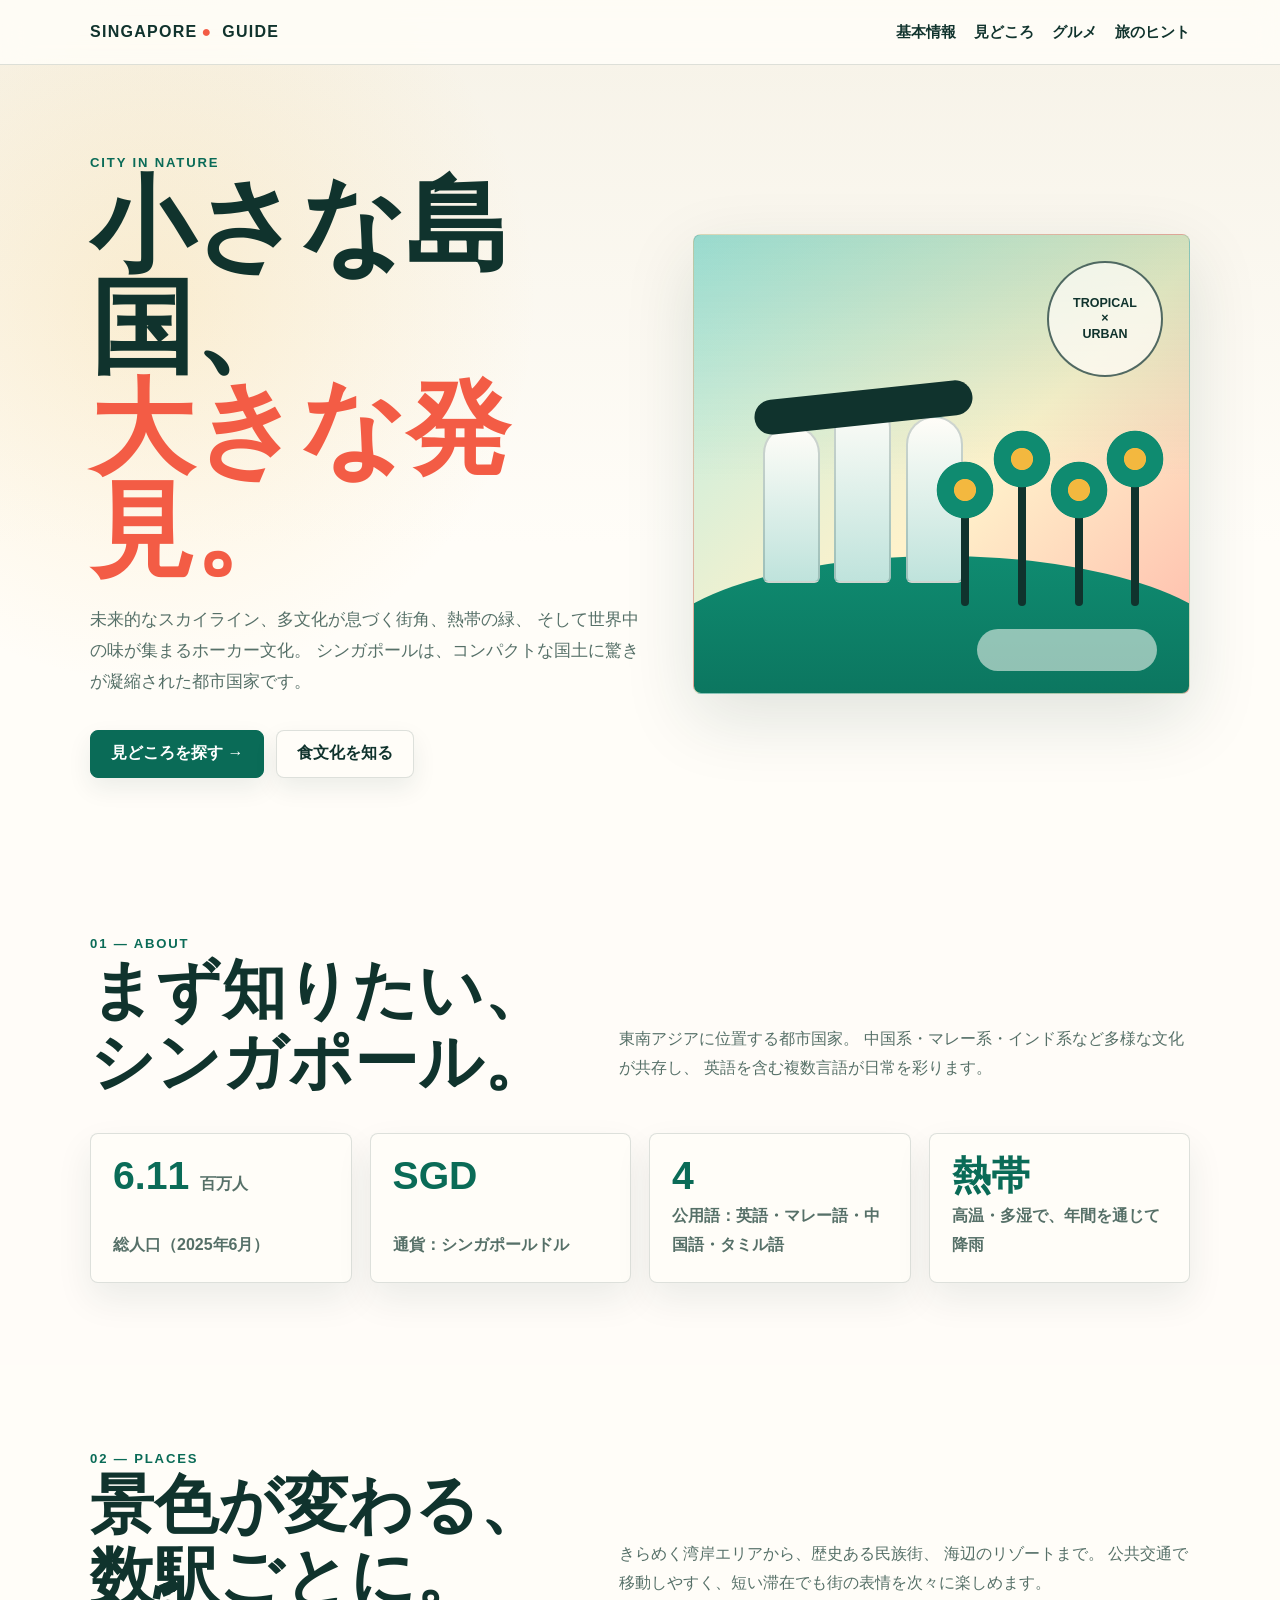
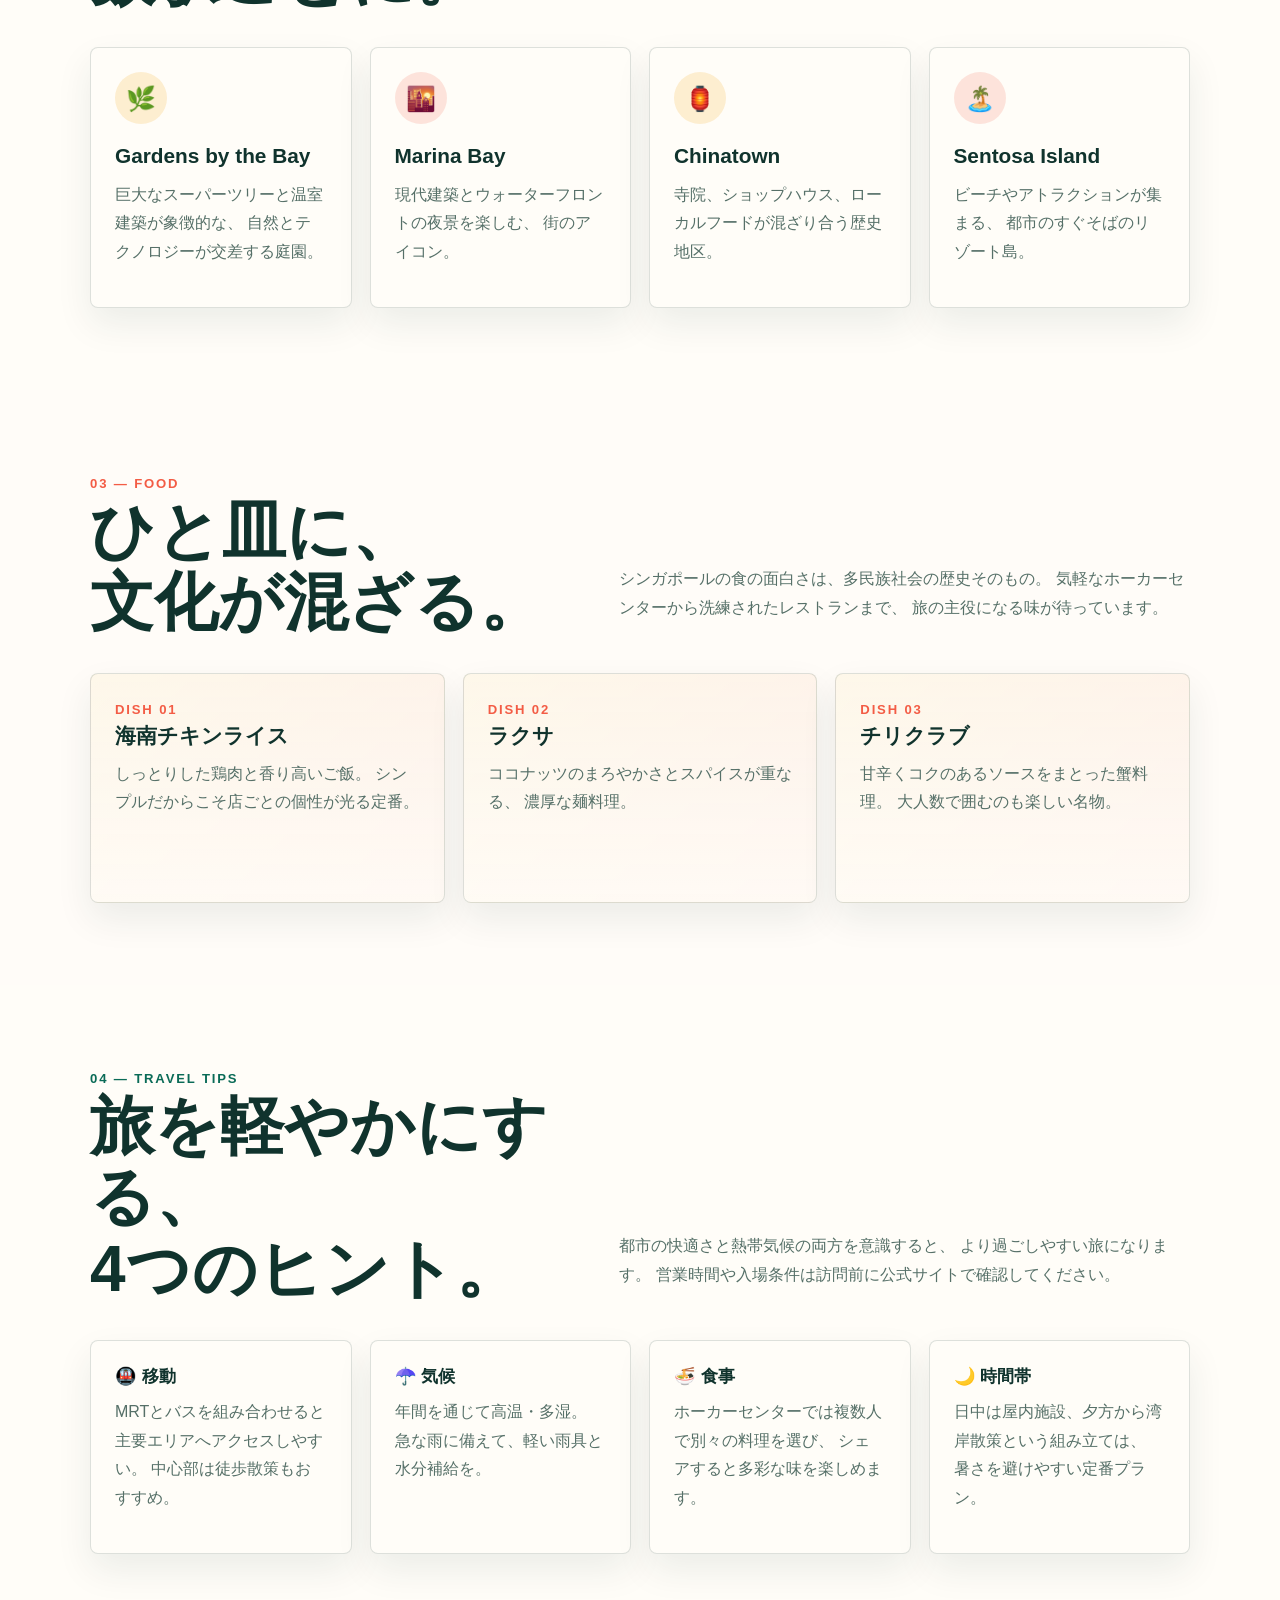
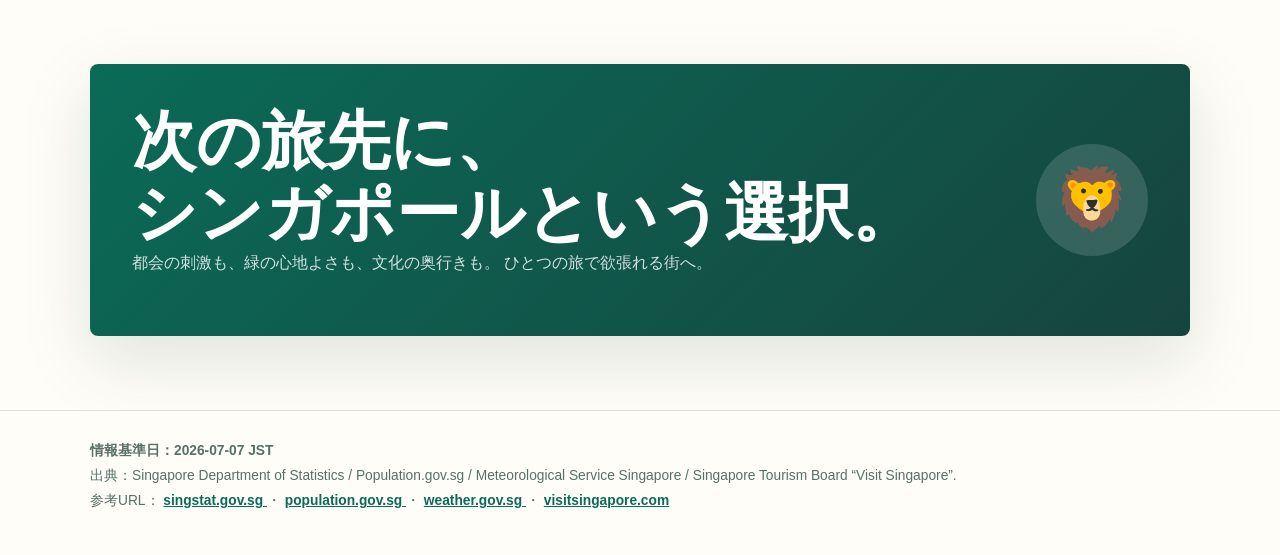
<file: page3/index.html>
<!doctype html>
<html lang="ja">
<head>
  <meta charset="utf-8" />
  <meta name="viewport" content="width=device-width, initial-scale=1" />
  <meta
    name="description"
    content="シンガポールの基本情報、見どころ、グルメ、旅のヒントをまとめた紹介ページ"
  />
  <title>Singapore — 小さな島国、大きな発見。</title>

  <link rel="stylesheet" href="style.css" />
</head>

<body>
  <div class="topbar">
    <nav class="wrap" aria-label="メインナビゲーション">
      <a class="brand" href="#top" aria-label="ページ上部へ">
        SINGAPORE<span>●</span> GUIDE
      </a>

      <div class="navlinks">
        <a href="#about">基本情報</a>
        <a href="#places">見どころ</a>
        <a href="#food">グルメ</a>
        <a href="#tips">旅のヒント</a>
      </div>
    </nav>
  </div>

  <header class="hero" id="top">
    <div class="wrap hero-grid">
      <div>
        <div class="eyebrow">City in Nature</div>

        <h1>
          小さな島国、<br />
          <span class="accent">大きな発見。</span>
        </h1>

        <p class="lead">
          未来的なスカイライン、多文化が息づく街角、熱帯の緑、
          そして世界中の味が集まるホーカー文化。
          シンガポールは、コンパクトな国土に驚きが凝縮された都市国家です。
        </p>

        <div class="hero-actions">
          <a class="btn primary" href="#places">
            見どころを探す →
          </a>

          <a class="btn" href="#food">
            食文化を知る
          </a>
        </div>
      </div>

      <div
        class="visual"
        role="img"
        aria-label="マリーナベイの建築とスーパーツリーをモチーフにしたイラスト"
      >
        <div class="stamp">
          TROPICAL<br />
          ×<br />
          URBAN
        </div>

        <div class="mbs">
          <div class="tower t1"></div>
          <div class="tower t2"></div>
          <div class="tower t3"></div>
          <div class="skypark"></div>
        </div>

        <div class="supertrees">
          <div class="tree"></div>
          <div class="tree"></div>
          <div class="tree"></div>
          <div class="tree"></div>
        </div>
      </div>
    </div>
  </header>

  <section class="facts" id="about">
    <div class="wrap">
      <div class="section-head">
        <div>
          <div class="kicker">01 — About</div>
          <h2>
            まず知りたい、<br />
            シンガポール。
          </h2>
        </div>

        <p>
          東南アジアに位置する都市国家。
          中国系・マレー系・インド系など多様な文化が共存し、
          英語を含む複数言語が日常を彩ります。
        </p>
      </div>

      <div class="fact-grid">
        <div class="fact">
          <b>
            6.11
            <span style="font-size: 1rem;">百万人</span>
          </b>
          <span>総人口（2025年6月）</span>
        </div>

        <div class="fact">
          <b>SGD</b>
          <span>通貨：シンガポールドル</span>
        </div>

        <div class="fact">
          <b>4</b>
          <span>公用語：英語・マレー語・中国語・タミル語</span>
        </div>

        <div class="fact">
          <b>熱帯</b>
          <span>高温・多湿で、年間を通じて降雨</span>
        </div>
      </div>
    </div>
  </section>

  <section id="places">
    <div class="wrap">
      <div class="section-head">
        <div>
          <div class="kicker">02 — Places</div>
          <h2>
            景色が変わる、<br />
            数駅ごとに。
          </h2>
        </div>

        <p>
          きらめく湾岸エリアから、歴史ある民族街、
          海辺のリゾートまで。
          公共交通で移動しやすく、短い滞在でも街の表情を次々に楽しめます。
        </p>
      </div>

      <div class="places">
        <article class="place p1">
          <div class="icon">🌿</div>
          <h3>Gardens by the Bay</h3>
          <p>
            巨大なスーパーツリーと温室建築が象徴的な、
            自然とテクノロジーが交差する庭園。
          </p>
        </article>

        <article class="place p2">
          <div class="icon">🌇</div>
          <h3>Marina Bay</h3>
          <p>
            現代建築とウォーターフロントの夜景を楽しむ、
            街のアイコン。
          </p>
        </article>

        <article class="place p3">
          <div class="icon">🏮</div>
          <h3>Chinatown</h3>
          <p>
            寺院、ショップハウス、ローカルフードが混ざり合う歴史地区。
          </p>
        </article>

        <article class="place p4">
          <div class="icon">🏝️</div>
          <h3>Sentosa Island</h3>
          <p>
            ビーチやアトラクションが集まる、
            都市のすぐそばのリゾート島。
          </p>
        </article>
      </div>
    </div>
  </section>

  <section class="food" id="food">
    <div class="wrap">
      <div class="section-head">
        <div>
          <div class="kicker food-kicker">03 — Food</div>
          <h2>
            ひと皿に、<br />
            文化が混ざる。
          </h2>
        </div>

        <p>
          シンガポールの食の面白さは、多民族社会の歴史そのもの。
          気軽なホーカーセンターから洗練されたレストランまで、
          旅の主役になる味が待っています。
        </p>
      </div>

      <div class="food-grid">
        <article class="dish">
          <div class="num">DISH 01</div>
          <h3>海南チキンライス</h3>
          <p>
            しっとりした鶏肉と香り高いご飯。
            シンプルだからこそ店ごとの個性が光る定番。
          </p>
        </article>

        <article class="dish">
          <div class="num">DISH 02</div>
          <h3>ラクサ</h3>
          <p>
            ココナッツのまろやかさとスパイスが重なる、
            濃厚な麺料理。
          </p>
        </article>

        <article class="dish">
          <div class="num">DISH 03</div>
          <h3>チリクラブ</h3>
          <p>
            甘辛くコクのあるソースをまとった蟹料理。
            大人数で囲むのも楽しい名物。
          </p>
        </article>
      </div>
    </div>
  </section>

  <section id="tips">
    <div class="wrap">
      <div class="section-head">
        <div>
          <div class="kicker">04 — Travel Tips</div>
          <h2>
            旅を軽やかにする、<br />
            4つのヒント。
          </h2>
        </div>

        <p>
          都市の快適さと熱帯気候の両方を意識すると、
          より過ごしやすい旅になります。
          営業時間や入場条件は訪問前に公式サイトで確認してください。
        </p>
      </div>

      <div class="tips-grid">
        <div class="tip">
          <h3>🚇 移動</h3>
          <p>
            MRTとバスを組み合わせると主要エリアへアクセスしやすい。
            中心部は徒歩散策もおすすめ。
          </p>
        </div>

        <div class="tip">
          <h3>☂️ 気候</h3>
          <p>
            年間を通じて高温・多湿。
            急な雨に備えて、軽い雨具と水分補給を。
          </p>
        </div>

        <div class="tip">
          <h3>🍜 食事</h3>
          <p>
            ホーカーセンターでは複数人で別々の料理を選び、
            シェアすると多彩な味を楽しめます。
          </p>
        </div>

        <div class="tip">
          <h3>🌙 時間帯</h3>
          <p>
            日中は屋内施設、夕方から湾岸散策という組み立ては、
            暑さを避けやすい定番プラン。
          </p>
        </div>
      </div>
    </div>
  </section>

  <aside class="closing">
    <div>
      <h2>
        次の旅先に、<br />
        シンガポールという選択。
      </h2>

      <p>
        都会の刺激も、緑の心地よさも、文化の奥行きも。
        ひとつの旅で欲張れる街へ。
      </p>
    </div>

    <div class="merlion" aria-hidden="true">🦁</div>
  </aside>

  <footer>
    <div class="wrap sources">
      <strong>情報基準日：2026-07-07 JST</strong>
      <br />

      出典：Singapore Department of Statistics /
      Population.gov.sg /
      Meteorological Service Singapore /
      Singapore Tourism Board “Visit Singapore”.

      <br />

      参考URL：
      <a
        href="https://www.singstat.gov.sg/"
        target="_blank"
        rel="noopener"
      >
        singstat.gov.sg
      </a>

      ・

      <a
        href="https://www.population.gov.sg/our-population/population-trends/overall-population/"
        target="_blank"
        rel="noopener"
      >
        population.gov.sg
      </a>

      ・

      <a
        href="https://www.weather.gov.sg/climate-climate-of-singapore/"
        target="_blank"
        rel="noopener"
      >
        weather.gov.sg
      </a>

      ・

      <a
        href="https://www.visitsingapore.com/"
        target="_blank"
        rel="noopener"
      >
        visitsingapore.com
      </a>
    </div>
  </footer>

  <button
    class="to-top"
    type="button"
    aria-label="ページ上部へ戻る"
  >
    ↑
  </button>

  <script src="script.js"></script>
</body>
</html>
</file>
<file: css/common.css>
/* ============================================================
   common.css — 全ページ共通スタイル
   ヘッダー・ナビゲーション・フッターを管理しています。

   【重要】このファイルを変更する場合は
   チーム全員に相談してから変更してください。
   個人ページのスタイルは各ページの style.css に書いてください。
   ============================================================ */


/* ===== カラー変数 =====
   サイト全体の色はここで一括管理しています。
   チームで話し合って色を決めたら、ここの値を書き換えてください。
   ============================================================ */
:root {
  --color-primary:     #F5C518; /* メインカラー（ロゴ・アクセント） */
  --color-text:        #333333; /* 本文テキスト */
  --color-bg:          #ffffff; /* ページ背景 */
  --color-header-bg:   #1a1a1a; /* ヘッダー背景 */
  --color-footer-bg:   #1a1a1a; /* フッター背景 */
  --color-footer-text: #cccccc; /* フッターテキスト */
}


/* ===== 最小リセット ===== */
*, *::before, *::after {
  box-sizing: border-box;
  margin: 0;
  padding: 0;
}

body {
  font-family: sans-serif;
  color: var(--color-text);
  background-color: var(--color-bg);
}


/* ============================================================
   ここより下は触らないでください。
   レイアウトが崩れる原因になります。
   変更が必要な場合は必ずチームに相談してください。
   ============================================================ */


/* ===== ヘッダー ===== */
.site-header {
  background-color: var(--color-header-bg);
  padding: 0 24px;
}

.site-nav {
  max-width: 960px;
  margin: 0 auto;
  height: 56px;
  display: flex;
  align-items: center;
  justify-content: space-between;
}

.nav-logo {
  color: var(--color-primary);
  text-decoration: none;
  font-weight: bold;
  font-size: 1.1rem;
}

.nav-links {
  list-style: none;
  display: flex;
  gap: 24px;
}

.nav-links a {
  color: #ffffff;
  text-decoration: none;
  font-size: 0.95rem;
}

.nav-links a:hover {
  color: var(--color-primary);
}


/* ===== フッター ===== */
.site-footer {
  background-color: var(--color-footer-bg);
  color: var(--color-footer-text);
  text-align: center;
  padding: 20px;
  font-size: 0.85rem;
}
</file>
<file: css/index.css>
/* ============================================================
   index.css — ルート（トップ）ページ専用スタイル
   Okinawa Travel Guide (沖縄旅ナビ)
   ============================================================ */

@import url('https://fonts.googleapis.com/css2?family=Noto+Sans+JP:wght@300;400;500;700&family=Outfit:wght@300;400;600;800&display=swap');

:root {
  --font-sans: 'Noto Sans JP', sans-serif;
  --font-english: 'Outfit', sans-serif;
  
  --color-primary-blue: #0081a7;     /* 澄んだ海のブルー */
  --color-primary-teal: #00afb9;     /* 美しい珊瑚礁のターコイズ */
  --color-primary-yellow: #fdfcdc;   /* 温かみのある砂浜ベージュ */
  --color-primary-orange: #f07167;   /* 情熱的なハイビスカスのオレンジ */
  --color-dark: #2b2d42;             /* メインテキスト色 */
  --color-light: #f4f9f9;            /* 清潔感のあるライト背景 */
  --color-white: #ffffff;
  
  --transition-smooth: all 0.4s cubic-bezier(0.25, 0.8, 0.25, 1);
  --border-radius-sm: 8px;
  --border-radius-md: 16px;
  --border-radius-lg: 24px;
  
  --box-shadow-soft: 0 10px 30px rgba(0, 129, 167, 0.05);
  --box-shadow-medium: 0 15px 45px rgba(0, 129, 167, 0.1);
  --box-shadow-card: 0 4px 20px rgba(0, 0, 0, 0.08);
}

/* スムーズスクロール */
html {
  scroll-behavior: smooth;
}

/* ===== メインコンテンツ全体 ===== */
.top-main {
  font-family: var(--font-sans);
  color: var(--color-dark);
  background-color: var(--color-light);
  overflow-x: hidden;
  line-height: 1.7;
}

/* ===== コンテナ ===== */
.container {
  max-width: 1140px;
  margin: 0 auto;
  padding: 0 24px;
}

/* ===== ヒーローセクション ===== */
.hero-section {
  position: relative;
  height: calc(100vh - 56px); /* ヘッダーの高さを引く */
  min-height: 600px;
  display: flex;
  align-items: center;
  justify-content: center;
  text-align: center;
  color: var(--color-white);
  padding: 0 20px;
  overflow: hidden;
}

.hero-bg {
  position: absolute;
  top: 0;
  left: 0;
  width: 100%;
  height: 100%;
  /* 綺麗な海の画像とグラデーションのオーバーレイ */
  background-image: linear-gradient(to bottom, rgba(12, 36, 97, 0.45), rgba(0, 129, 167, 0.65)), url('../images/okinawa_beach_hero.png');
  background-size: cover;
  background-position: center;
  z-index: 1;
  transform: scale(1.05);
  animation: heroZoom 20s ease-out forwards;
}

@keyframes heroZoom {
  from {
    transform: scale(1.1);
  }
  to {
    transform: scale(1);
  }
}

.hero-content {
  position: relative;
  z-index: 2;
  max-width: 800px;
  animation: fadeInUp 1.2s cubic-bezier(0.25, 0.8, 0.25, 1) forwards;
}

@keyframes fadeInUp {
  from {
    opacity: 0;
    transform: translateY(40px);
  }
  to {
    opacity: 1;
    transform: translateY(0);
  }
}

.hero-subtitle {
  font-family: var(--font-english);
  font-size: 1.1rem;
  font-weight: 600;
  letter-spacing: 0.3em;
  color: var(--color-primary-yellow);
  text-transform: uppercase;
  margin-bottom: 20px;
  display: block;
}

.hero-title {
  font-size: 3.5rem;
  font-weight: 700;
  margin-bottom: 24px;
  text-shadow: 0 4px 15px rgba(0, 0, 0, 0.45);
  letter-spacing: 0.08em;
  line-height: 1.4;
}

.hero-desc {
  font-size: 1.25rem;
  line-height: 1.9;
  margin-bottom: 44px;
  text-shadow: 0 2px 10px rgba(0, 0, 0, 0.4);
  font-weight: 300;
}

/* ボタン */
.btn-primary {
  display: inline-block;
  padding: 16px 44px;
  background-color: var(--color-primary-orange);
  color: var(--color-white);
  text-decoration: none;
  font-weight: 600;
  font-size: 1rem;
  border-radius: 50px;
  box-shadow: 0 6px 20px rgba(240, 113, 103, 0.4);
  transition: var(--transition-smooth);
  letter-spacing: 0.1em;
}

.btn-primary:hover {
  background-color: #ef5f54;
  transform: translateY(-4px);
  box-shadow: 0 8px 25px rgba(240, 113, 103, 0.6);
}

@media (max-width: 768px) {
  .hero-title {
    font-size: 2.3rem;
  }
  .hero-desc {
    font-size: 1.05rem;
    line-height: 1.7;
  }
  .btn-primary {
    padding: 14px 36px;
    font-size: 0.95rem;
  }
}

/* ===== イントロセクション ===== */
.intro-section {
  padding: 100px 0 80px;
  background-color: var(--color-light);
  position: relative;
  z-index: 10;
  margin-top: -80px; /* ヒーロー画像の上に少し重ねて立体感を出す */
}

.intro-card {
  background: rgba(255, 255, 255, 0.85);
  backdrop-filter: blur(12px);
  -webkit-backdrop-filter: blur(12px);
  border-radius: var(--border-radius-md);
  padding: 56px;
  box-shadow: var(--box-shadow-soft);
  text-align: center;
  max-width: 860px;
  margin: 0 auto;
  border: 1px solid rgba(255, 255, 255, 0.6);
}

.intro-card h2 {
  font-size: 2rem;
  font-weight: 700;
  color: var(--color-primary-blue);
  margin-bottom: 24px;
  position: relative;
  display: inline-block;
  padding-bottom: 12px;
  letter-spacing: 0.05em;
}

.intro-card h2::after {
  content: '';
  position: absolute;
  bottom: 0;
  left: 50%;
  transform: translateX(-50%);
  width: 60px;
  height: 3px;
  background-color: var(--color-primary-teal);
  border-radius: 2px;
}

.intro-card p {
  font-size: 1.1rem;
  line-height: 1.95;
  color: #4a5568;
  text-align: justify;
  text-justify: inter-character;
}

@media (max-width: 768px) {
  .intro-section {
    margin-top: 0;
    padding: 60px 0;
  }
  .intro-card {
    padding: 36px 20px;
  }
  .intro-card h2 {
    font-size: 1.6rem;
  }
  .intro-card p {
    font-size: 0.95rem;
    line-height: 1.8;
  }
}

/* ===== スポット紹介セクション ===== */
.spots-section {
  padding: 100px 0;
  background-color: var(--color-white);
}

.section-title {
  font-size: 2.4rem;
  font-weight: 700;
  text-align: center;
  color: var(--color-primary-blue);
  margin-bottom: 12px;
  letter-spacing: 0.05em;
}

.section-subtitle {
  font-size: 1.1rem;
  color: #718096;
  text-align: center;
  margin-bottom: 60px;
}

.spots-grid {
  display: grid;
  grid-template-columns: repeat(3, 1fr);
  gap: 36px;
}

@media (max-width: 992px) {
  .spots-grid {
    grid-template-columns: repeat(2, 1fr);
    gap: 30px;
  }
}

@media (max-width: 768px) {
  .spots-section {
    padding: 60px 0;
  }
  .section-title {
    font-size: 1.9rem;
  }
  .section-subtitle {
    margin-bottom: 40px;
    font-size: 0.95rem;
  }
  .spots-grid {
    grid-template-columns: 1fr;
    gap: 30px;
  }
}

/* スポットカード */
.spot-card {
  background-color: var(--color-white);
  border-radius: var(--border-radius-md);
  overflow: hidden;
  box-shadow: var(--box-shadow-card);
  transition: var(--transition-smooth);
  display: flex;
  flex-direction: column;
  height: 100%;
  border: 1px solid rgba(0, 129, 167, 0.05);
}

.spot-card:hover {
  transform: translateY(-10px);
  box-shadow: var(--box-shadow-medium);
}

.spot-img-wrapper {
  position: relative;
  width: 100%;
  padding-top: 66.67%; /* 3:2のアスペクト比 */
  overflow: hidden;
}

.spot-img-wrapper img {
  position: absolute;
  top: 0;
  left: 0;
  width: 100%;
  height: 100%;
  object-fit: cover;
  transition: transform 0.8s cubic-bezier(0.25, 0.8, 0.25, 1);
}

.spot-card:hover .spot-img-wrapper img {
  transform: scale(1.08);
}

.spot-tag {
  position: absolute;
  top: 18px;
  left: 18px;
  background-color: rgba(0, 175, 185, 0.9);
  color: var(--color-white);
  font-size: 0.8rem;
  font-weight: 500;
  padding: 6px 16px;
  border-radius: 50px;
  z-index: 2;
  backdrop-filter: blur(4px);
  -webkit-backdrop-filter: blur(4px);
  letter-spacing: 0.05em;
  box-shadow: 0 4px 10px rgba(0, 0, 0, 0.1);
}

.spot-info {
  padding: 28px;
  display: flex;
  flex-direction: column;
  flex-grow: 1;
}

.spot-info h3 {
  font-size: 1.35rem;
  font-weight: 700;
  margin-bottom: 14px;
  color: var(--color-dark);
  transition: color 0.3s ease;
}

.spot-card:hover .spot-info h3 {
  color: var(--color-primary-blue);
}

.spot-desc {
  font-size: 0.95rem;
  line-height: 1.7;
  color: #4a5568;
  margin-bottom: 20px;
  flex-grow: 1;
  text-align: justify;
}

.spot-action {
  margin-bottom: 20px;
  display: flex;
}

.instagram-link {
  display: inline-flex;
  align-items: center;
  gap: 8px;
  font-size: 0.85rem;
  color: var(--color-white);
  /* インスタの公式ブランドカラーに近い美しいグラデーション */
  background: linear-gradient(45deg, #f09433 0%, #e6683c 25%, #dc2743 50%, #cc2366 75%, #bc1888 100%);
  padding: 8px 18px;
  border-radius: 50px;
  text-decoration: none;
  font-weight: 500;
  box-shadow: 0 4px 12px rgba(220, 39, 67, 0.2);
  transition: var(--transition-smooth);
}

.instagram-link:hover {
  transform: translateY(-2px);
  box-shadow: 0 6px 16px rgba(220, 39, 67, 0.45);
  opacity: 0.95;
}

.instagram-icon {
  width: 16px;
  height: 16px;
  display: block;
}

.spot-footer {
  border-top: 1px solid #edf2f7;
  padding-top: 18px;
  display: flex;
  align-items: center;
}

.spot-loc {
  font-size: 0.85rem;
  color: #718096;
  display: flex;
  align-items: center;
  gap: 6px;
  font-weight: 500;
}

.loc-icon {
  font-style: normal;
  font-size: 1rem;
}

/* ===== 情報セクション ===== */
.info-section {
  padding: 100px 0;
  background-color: var(--color-light);
  border-top: 1px solid rgba(0, 129, 167, 0.05);
}

.info-grid {
  display: grid;
  grid-template-columns: 1.25fr 0.75fr;
  gap: 60px;
  align-items: center;
}

@media (max-width: 992px) {
  .info-grid {
    grid-template-columns: 1fr;
    gap: 50px;
  }
}

@media (max-width: 768px) {
  .info-section {
    padding: 60px 0;
  }
}

.text-left {
  text-align: left;
}

.info-intro-text {
  font-size: 1.1rem;
  color: #4a5568;
  margin-bottom: 36px;
}

.info-list {
  list-style: none;
  display: flex;
  flex-direction: column;
  gap: 30px;
}

.info-list li {
  display: flex;
  gap: 22px;
  align-items: flex-start;
}

.info-icon {
  font-size: 2rem;
  background-color: var(--color-white);
  width: 60px;
  height: 60px;
  display: flex;
  align-items: center;
  justify-content: center;
  border-radius: 50%;
  box-shadow: var(--box-shadow-soft);
  flex-shrink: 0;
  border: 1px solid rgba(0, 129, 167, 0.05);
}

.info-text h4 {
  font-size: 1.15rem;
  font-weight: 700;
  color: var(--color-primary-blue);
  margin-bottom: 8px;
  letter-spacing: 0.02em;
}

.info-text p {
  font-size: 0.95rem;
  line-height: 1.7;
  color: #4a5568;
}

.info-card-highlight {
  background-image: linear-gradient(135deg, var(--color-primary-blue), var(--color-primary-teal));
  color: var(--color-white);
  padding: 48px;
  border-radius: var(--border-radius-md);
  box-shadow: var(--box-shadow-medium);
  position: relative;
  overflow: hidden;
  border: 1px solid rgba(255, 255, 255, 0.1);
}

.info-card-highlight h3 {
  font-size: 1.6rem;
  font-weight: 700;
  margin-bottom: 20px;
  position: relative;
  z-index: 2;
  letter-spacing: 0.05em;
}

.info-card-highlight p {
  font-size: 1rem;
  line-height: 1.9;
  position: relative;
  z-index: 2;
  opacity: 0.95;
  text-align: justify;
}

.info-card-highlight .wave-decoration {
  position: absolute;
  bottom: -60px;
  right: -60px;
  width: 220px;
  height: 220px;
  background: rgba(255, 255, 255, 0.06);
  border-radius: 42%;
  animation: rotateWave 25s linear infinite;
  z-index: 1;
}

@keyframes rotateWave {
  from {
    transform: rotate(0deg);
  }
  to {
    transform: rotate(360deg);
  }
}

/* ===== 料金プランセクション ===== */
.pricing-section {
  padding: 100px 0;
  background-color: var(--color-white);
  border-top: 1px solid rgba(0, 129, 167, 0.05);
}

.pricing-grid {
  display: grid;
  grid-template-columns: repeat(3, 1fr);
  gap: 30px;
  align-items: stretch;
  margin-top: 50px;
}

@media (max-width: 992px) {
  .pricing-grid {
    grid-template-columns: 1fr;
    max-width: 450px;
    margin: 50px auto 0;
    gap: 45px;
  }
}

@media (max-width: 768px) {
  .pricing-section {
    padding: 60px 0;
  }
}

.pricing-card {
  background-color: var(--color-light);
  border-radius: var(--border-radius-md);
  padding: 44px 30px;
  text-align: center;
  box-shadow: var(--box-shadow-soft);
  transition: var(--transition-smooth);
  display: flex;
  flex-direction: column;
  position: relative;
  border: 1px solid rgba(0, 129, 167, 0.05);
}

.pricing-card:hover {
  transform: translateY(-6px);
  box-shadow: var(--box-shadow-medium);
}

/* スタンダードカード（おすすめ）のハイライト */
.pricing-card.featured {
  background-color: var(--color-white);
  border: 2.5px solid var(--color-primary-teal);
  box-shadow: var(--box-shadow-medium);
  transform: scale(1.04);
  z-index: 2;
}

@media (max-width: 992px) {
  .pricing-card.featured {
    transform: scale(1);
  }
}

.pricing-card.featured:hover {
  transform: scale(1.04) translateY(-6px);
}

@media (max-width: 992px) {
  .pricing-card.featured:hover {
    transform: translateY(-6px);
  }
}

.pricing-badge {
  position: absolute;
  top: -15px;
  left: 50%;
  transform: translateX(-50%);
  background: linear-gradient(135deg, var(--color-primary-orange), #ff8a75);
  color: var(--color-white);
  font-size: 0.8rem;
  font-weight: 700;
  padding: 6px 20px;
  border-radius: 50px;
  letter-spacing: 0.08em;
  box-shadow: 0 4px 12px rgba(240, 113, 103, 0.35);
  white-space: nowrap;
}

.pricing-name {
  font-size: 1.45rem;
  font-weight: 700;
  color: var(--color-dark);
  margin-bottom: 18px;
}

.pricing-price {
  margin-bottom: 32px;
}

.price-currency {
  font-size: 1.5rem;
  font-weight: 700;
  vertical-align: super;
  color: var(--color-dark);
}

.price-num {
  font-size: 3.2rem;
  font-weight: 800;
  line-height: 1;
  color: var(--color-primary-blue);
  font-family: var(--font-english);
}

.pricing-card.featured .price-num {
  color: var(--color-primary-teal);
}

.price-period {
  font-size: 0.9rem;
  color: #718096;
  margin-left: 4px;
}

.pricing-features {
  list-style: none;
  text-align: left;
  margin-bottom: 40px;
  flex-grow: 1;
}

.pricing-features li {
  font-size: 0.95rem;
  color: #4a5568;
  padding: 12px 0;
  border-bottom: 1px solid #edf2f7;
  display: flex;
  align-items: center;
  gap: 12px;
}

.pricing-features li:last-child {
  border-bottom: none;
}

.feature-check {
  color: var(--color-primary-teal);
  font-weight: bold;
  font-size: 1.1rem;
}

.pricing-card.featured .feature-check {
  color: var(--color-primary-orange);
}

.btn-pricing {
  display: block;
  width: 100%;
  padding: 14px 24px;
  border-radius: 50px;
  text-decoration: none;
  font-weight: 600;
  font-size: 1rem;
  transition: var(--transition-smooth);
  box-sizing: border-box;
}

.btn-pricing-secondary {
  background-color: var(--color-white);
  color: var(--color-primary-blue);
  border: 2px solid var(--color-primary-blue);
}

.btn-pricing-secondary:hover {
  background-color: var(--color-primary-blue);
  color: var(--color-white);
}

.btn-pricing-primary {
  background: linear-gradient(135deg, var(--color-primary-teal), var(--color-primary-blue));
  color: var(--color-white);
  box-shadow: 0 4px 15px rgba(0, 175, 185, 0.35);
  border: none;
}

.btn-pricing-primary:hover {
  box-shadow: 0 6px 20px rgba(0, 175, 185, 0.5);
  opacity: 0.95;
}

/* ===== スマートフォン表示（レスポンシブ極小画面対応） ===== */
@media (max-width: 768px) {
  .info-card-highlight {
    padding: 30px 24px;
  }
}

@media (max-width: 480px) {
  /* 共通ヘッダー・ナビゲーションの調整 */
  .site-header {
    padding: 0 16px !important;
  }
  .nav-links {
    gap: 14px !important;
  }
  .nav-logo {
    font-size: 0.95rem !important;
  }
  .nav-links a {
    font-size: 0.85rem !important;
  }

  /* ヒーロータイトルの縮小 */
  .hero-title {
    font-size: 1.8rem;
    margin-bottom: 16px;
  }
  .hero-desc {
    font-size: 0.95rem;
    margin-bottom: 30px;
    line-height: 1.7;
  }
  .btn-primary {
    padding: 12px 30px;
    font-size: 0.9rem;
  }

  /* コンテナ余白の微調整 */
  .container {
    padding: 0 16px;
  }

  /* イントロカードの余白調整 */
  .intro-card {
    padding: 24px 16px;
  }
  .intro-card h2 {
    font-size: 1.5rem;
  }

  /* スポットカードの余白調整 */
  .spot-info {
    padding: 20px 16px;
  }
  .spot-info h3 {
    font-size: 1.2rem;
  }

  /* 料金プランカードの余白と文字サイズ調整 */
  .pricing-card {
    padding: 30px 16px;
  }
  .pricing-name {
    font-size: 1.25rem;
    margin-bottom: 14px;
  }
  .price-num {
    font-size: 2.3rem; /* 金額が大きいので折り返し防止に小さくする */
  }
  .price-currency {
    font-size: 1.2rem;
  }
  .price-period {
    font-size: 0.8rem;
  }
  .pricing-features {
    margin-bottom: 24px;
  }
  .pricing-features li {
    padding: 10px 0;
    font-size: 0.85rem;
  }
  .btn-pricing {
    padding: 12px 20px;
    font-size: 0.9rem;
  }

  /* 情報リスト（基本情報）のレイアウト微調整 */
  .info-intro-text {
    font-size: 1rem;
    margin-bottom: 24px;
  }
  .info-list li {
    gap: 14px;
  }
  .info-icon {
    width: 48px;
    height: 48px;
    font-size: 1.5rem;
  }
  .info-text h4 {
    font-size: 1rem;
  }
  .info-text p {
    font-size: 0.85rem;
  }
}
</file>
<file: page1/style.css>
/* ============================================================
   style.css — page1 専用スタイル (台湾観光紹介・エディトリアル)
   ============================================================ */

/* Global styles for elements inside main.taiwan-page */
.taiwan-page {
  --font-serif: 'Playfair Display', Georgia, serif;
  --font-sans: 'Noto Sans JP', 'Inter', sans-serif;
  --color-crimson: #9B3B2B; /* 落ち着いた大人のテラコッタレッド */
  --color-crimson-hover: #7E2C1E;
  --color-crimson-light: rgba(155, 59, 43, 0.08);
  --color-gold: #BFA267; /* シックなブロンズゴールド */
  --color-gold-hover: #A58950;
  --color-gold-light: rgba(191, 162, 103, 0.15);
  --color-dark: #232221; /* 高級感のある墨色 */
  --color-dark-light: #383634;
  --color-border: #E3DDD5;
  --color-text-dark: #2C2623;
  --color-text-light: #706863;
  --color-bg-light: #FAF6F0; /* 上品なリネン風クリーム */
  --border-radius: 12px;
  
  font-family: var(--font-sans);
  color: var(--color-text-dark);
  background-color: #ffffff;
  line-height: 1.8;
  letter-spacing: 0.03em;
}

/* Common Layout Utilities */
.taiwan-page .container {
  max-width: 1140px;
  margin: 0 auto;
  padding: 100px 24px;
}

.taiwan-page .grid-2 {
  display: grid;
  grid-template-columns: 1.1fr 0.9fr;
  gap: 64px;
  align-items: center;
}

@media (max-width: 992px) {
  .taiwan-page .grid-2 {
    grid-template-columns: 1fr;
    gap: 48px;
  }
}

.taiwan-page .section-header {
  margin-bottom: 64px;
  text-align: center;
  max-width: 800px;
  margin-left: auto;
  margin-right: auto;
}

.taiwan-page .sub-title {
  display: inline-block;
  color: var(--color-crimson);
  font-family: var(--font-serif);
  font-size: 1.05rem;
  font-weight: 700;
  letter-spacing: 0.15em;
  margin-bottom: 12px;
  text-transform: uppercase;
}

.taiwan-page .section-title {
  font-family: var(--font-serif);
  font-size: 2.5rem;
  font-weight: 600;
  color: var(--color-dark);
  margin-bottom: 24px;
  letter-spacing: 0.02em;
}

.taiwan-page .section-title.text-center::after {
  content: '';
  display: block;
  width: 40px;
  height: 2px;
  background-color: var(--color-gold);
  margin: 18px auto 0 auto;
}

/* Buttons */
.taiwan-page .btn {
  display: inline-flex;
  align-items: center;
  justify-content: center;
  gap: 10px;
  padding: 14px 34px;
  font-size: 0.92rem;
  font-weight: 700;
  text-decoration: none;
  border-radius: 4px; /* シャープで洗練された角に */
  transition: all 0.3s cubic-bezier(0.25, 0.8, 0.25, 1);
  cursor: pointer;
  border: none;
  letter-spacing: 0.08em;
}

.taiwan-page .btn-primary {
  background-color: var(--color-crimson);
  color: #ffffff;
  box-shadow: 0 4px 15px rgba(155, 59, 43, 0.2);
}

.taiwan-page .btn-primary:hover {
  background-color: var(--color-crimson-hover);
  transform: translateY(-2px);
  box-shadow: 0 6px 20px rgba(155, 59, 43, 0.3);
}

.taiwan-page .btn-secondary {
  background-color: transparent;
  color: #ffffff;
  border: 1px solid rgba(255,255,255,0.7);
}

.taiwan-page .btn-secondary:hover {
  background-color: #ffffff;
  color: var(--color-dark);
  border-color: #ffffff;
  transform: translateY(-2px);
}

.taiwan-page .btn-outline {
  background-color: transparent;
  color: var(--color-dark);
  border: 1px solid var(--color-dark);
}

.taiwan-page .btn-outline:hover {
  background-color: var(--color-dark);
  color: #ffffff;
  transform: translateY(-2px);
}

.taiwan-page .btn-block {
  display: flex;
  width: 100%;
}

/* Hero Section */
.hero-section {
  position: relative;
  height: 85vh;
  min-height: 550px;
  display: flex;
  align-items: center;
  justify-content: center;
  color: #ffffff;
  overflow: hidden;
}

.hero-bg {
  position: absolute;
  top: 0;
  left: 0;
  width: 100%;
  height: 100%;
  background-size: cover;
  background-position: center;
  z-index: 1;
  transition: transform 12s ease;
}

.hero-section:hover .hero-bg {
  transform: scale(1.04);
}

.hero-container {
  position: relative;
  z-index: 2;
  max-width: 900px;
  text-align: center;
  padding: 0 24px;
  animation: fadeInUp 1.2s cubic-bezier(0.25, 0.8, 0.25, 1) both;
}

.hero-tag {
  display: inline-block;
  font-size: 0.9rem;
  letter-spacing: 0.3em;
  text-transform: uppercase;
  color: var(--color-gold);
  margin-bottom: 24px;
  font-weight: 700;
  text-shadow: 0 2px 5px rgba(0,0,0,0.3);
}

.hero-title {
  font-family: var(--font-serif);
  font-size: 4.5rem;
  font-weight: 400;
  line-height: 1.2;
  margin-bottom: 24px;
  letter-spacing: 0.05em;
  text-shadow: 0 2px 12px rgba(0,0,0,0.35);
}

.highlight-text {
  font-weight: 700;
  color: var(--color-gold);
  letter-spacing: 0.1em;
}

.hero-subtitle {
  font-size: 1.15rem;
  font-weight: 300;
  max-width: 680px;
  margin: 0 auto 44px auto;
  opacity: 0.95;
  line-height: 1.9;
  letter-spacing: 0.06em;
  text-shadow: 0 2px 8px rgba(0,0,0,0.3);
}

.hero-actions {
  display: flex;
  gap: 20px;
  justify-content: center;
}

@media (max-width: 768px) {
  .hero-title {
    font-size: 3rem;
  }
  .hero-subtitle {
    font-size: 1.05rem;
  }
  .hero-actions {
    flex-direction: column;
    align-items: center;
  }
  .hero-actions .btn {
    width: 100%;
    max-width: 280px;
  }
}

/* Concept Section */
.concept-section {
  background-color: #ffffff;
}

.concept-text {
  font-size: 1.02rem;
  color: var(--color-text-light);
  margin-bottom: 24px;
}

.concept-features {
  margin-top: 40px;
  display: flex;
  flex-direction: column;
  gap: 30px;
}

.feature-item {
  display: flex;
  gap: 20px;
  align-items: flex-start;
}

.feature-icon {
  display: flex;
  align-items: center;
  justify-content: center;
  width: 48px;
  height: 48px;
  background-color: var(--color-gold-light);
  color: var(--color-gold-hover);
  border-radius: 50%;
  font-size: 1.25rem;
  flex-shrink: 0;
}

.feature-item h3 {
  font-size: 1.1rem;
  font-weight: 700;
  color: var(--color-dark);
  margin-bottom: 6px;
}

.feature-item p {
  font-size: 0.92rem;
  color: var(--color-text-light);
  margin: 0;
}

.concept-visual {
  display: flex;
  justify-content: center;
  align-items: center;
  position: relative;
  height: 100%;
  min-height: 380px;
  background: linear-gradient(135deg, #2b2522, #181514);
  border-radius: 4px;
  overflow: hidden;
  padding: 40px;
  box-shadow: 0 15px 35px rgba(0,0,0,0.1);
}

.quote-card {
  position: relative;
  text-align: center;
  color: #ffffff;
  max-width: 340px;
  z-index: 2;
  backdrop-filter: blur(8px);
  background: rgba(191, 162, 103, 0.05);
  border: 1px solid rgba(255, 255, 255, 0.1);
  padding: 50px 35px;
  border-radius: 4px;
}

.quote-card::before {
  content: '';
  position: absolute;
  top: 15px;
  left: 15px;
  right: 15px;
  bottom: 15px;
  border: 1px solid rgba(191, 162, 103, 0.15);
  pointer-events: none;
}

.quote-icon {
  font-size: 2rem;
  color: var(--color-gold);
  display: block;
  margin-bottom: 20px;
  opacity: 0.8;
}

.quote-quote {
  font-family: var(--font-serif);
  font-size: 1.25rem;
  font-style: italic;
  line-height: 1.7;
  margin-bottom: 24px;
}

.quote-author {
  font-size: 0.8rem;
  letter-spacing: 0.15em;
  color: var(--color-gold);
  text-transform: uppercase;
}

/* Regions Section */
.regions-section {
  background-color: var(--color-bg-light);
  border-top: 1px solid var(--color-border);
  border-bottom: 1px solid var(--color-border);
}

.region-tabs {
  display: flex;
  justify-content: center;
  gap: 12px;
  margin-bottom: 60px;
  flex-wrap: wrap;
}

.region-tabs .tab-btn {
  background: #ffffff;
  border: 1px solid var(--color-border);
  padding: 10px 26px;
  font-size: 0.9rem;
  font-weight: 500;
  color: var(--color-text-light);
  border-radius: 4px;
  cursor: pointer;
  transition: all 0.3s cubic-bezier(0.25, 0.8, 0.25, 1);
  letter-spacing: 0.05em;
}

.region-tabs .tab-btn:hover {
  background-color: var(--color-crimson-light);
  color: var(--color-crimson);
  border-color: var(--color-crimson);
}

.region-tabs .tab-btn.active {
  background-color: var(--color-crimson);
  color: #ffffff;
  border-color: var(--color-crimson);
  box-shadow: 0 4px 12px rgba(155, 59, 43, 0.15);
}

.regions-grid {
  display: grid;
  grid-template-columns: 1fr 1fr;
  gap: 36px;
}

@media (max-width: 768px) {
  .regions-grid {
    grid-template-columns: 1fr;
    gap: 28px;
  }
}

.region-card {
  display: none;
  opacity: 0;
  transform: translateY(20px);
  transition: opacity 0.5s ease, transform 0.5s ease;
}

.region-card.show {
  display: block;
  opacity: 1;
  transform: translateY(0);
  animation: fadeInUp 0.5s cubic-bezier(0.25, 0.8, 0.25, 1) forwards;
}

.card-inner {
  background: #ffffff;
  border: 1px solid var(--color-border);
  border-radius: var(--border-radius);
  padding: 44px;
  height: 100%;
  transition: all 0.3s cubic-bezier(0.25, 0.8, 0.25, 1);
  box-shadow: 0 4px 20px rgba(0,0,0,0.01);
}

.region-card:hover .card-inner {
  transform: translateY(-6px);
  box-shadow: 0 15px 35px rgba(0, 0, 0, 0.05);
  border-color: var(--color-gold);
}

.card-icon {
  font-size: 2rem;
  color: var(--color-gold);
  margin-bottom: 24px;
}

.card-title {
  font-family: var(--font-serif);
  font-size: 1.45rem;
  font-weight: 600;
  color: var(--color-dark);
  margin-bottom: 18px;
}

.card-desc {
  font-size: 0.95rem;
  color: var(--color-text-light);
  margin-bottom: 28px;
}

.card-highlights {
  list-style: none;
  padding: 0;
  margin: 0;
  display: flex;
  flex-direction: column;
  gap: 12px;
}

.card-highlights li {
  font-size: 0.9rem;
  color: var(--color-text-dark);
  display: flex;
  align-items: center;
  gap: 12px;
}

.card-highlights li i {
  color: var(--color-crimson);
  font-size: 0.9rem;
}

/* Gourmet Section (Premium Editorial Magazine Style) */
.gourmet-section {
  background-color: #ffffff;
}

.gourmet-intro-text {
  font-size: 1.1rem;
  color: var(--color-text-light);
  max-width: 600px;
  margin: 0 auto;
  line-height: 1.9;
}

/* --- Featured Dish Block --- */
.gourmet-featured {
  position: relative;
  background: linear-gradient(120deg, #2b2522 60%, #3d2e29);
  border-radius: 4px;
  padding: 56px 56px;
  margin-bottom: 56px;
  overflow: hidden;
}

.gourmet-featured::after {
  content: '';
  position: absolute;
  top: 0; right: 0; bottom: 0;
  width: 38%;
  background: rgba(191, 162, 103, 0.04);
  border-left: 1px solid rgba(191, 162, 103, 0.1);
}

.gourmet-featured-label {
  position: absolute;
  top: 28px;
  right: 36px;
  font-family: var(--font-serif);
  font-size: 0.8rem;
  font-style: italic;
  letter-spacing: 0.2em;
  color: var(--color-gold);
  text-transform: uppercase;
  opacity: 0.8;
  z-index: 3;
}

.gourmet-featured-inner {
  display: grid;
  grid-template-columns: 1fr auto;
  gap: 48px;
  align-items: center;
  position: relative;
  z-index: 2;
}

@media (max-width: 768px) {
  .gourmet-featured-inner {
    grid-template-columns: 1fr;
    gap: 32px;
  }
  .gourmet-featured {
    padding: 40px 28px;
  }
}

.gourmet-featured-num {
  display: inline-block;
  font-family: var(--font-serif);
  font-size: 0.85rem;
  letter-spacing: 0.2em;
  color: var(--color-gold);
  margin-bottom: 16px;
}

.gourmet-featured-name {
  font-family: var(--font-serif);
  font-size: 2.8rem;
  font-weight: 700;
  color: #ffffff;
  margin-bottom: 20px;
  letter-spacing: 0.04em;
  display: flex;
  flex-direction: column;
  line-height: 1.2;
}

.gourmet-featured-en {
  font-size: 1.1rem;
  font-weight: 400;
  font-style: italic;
  color: var(--color-gold);
  letter-spacing: 0.08em;
  margin-top: 6px;
}

.gourmet-featured-desc {
  font-size: 1rem;
  color: rgba(255,255,255,0.82);
  line-height: 1.85;
  margin-bottom: 36px;
  max-width: 560px;
}

.gourmet-featured-meta {
  display: flex;
  gap: 36px;
  flex-wrap: wrap;
}

.gourmet-meta-item {
  display: flex;
  flex-direction: column;
  gap: 4px;
}

.meta-label {
  font-size: 0.72rem;
  letter-spacing: 0.12em;
  text-transform: uppercase;
  color: var(--color-gold);
  opacity: 0.8;
}

.meta-value {
  font-size: 0.95rem;
  font-weight: 600;
  color: #ffffff;
}

.gourmet-featured-visual {
  width: 220px;
  flex-shrink: 0;
  display: flex;
  flex-direction: column;
  align-items: center;
  gap: 24px;
}

.gourmet-featured-bg {
  width: 180px;
  height: 180px;
  border-radius: 50%;
  border: 1px solid rgba(191, 162, 103, 0.3);
  display: flex;
  align-items: center;
  justify-content: center;
  font-size: 4rem;
  color: rgba(255,255,255,0.15);
  font-family: var(--font-serif);
  letter-spacing: 0.05em;
  background: radial-gradient(circle, rgba(191,162,103,0.08), transparent);
  animation: pulseRing 3s ease-in-out infinite;
}

@keyframes pulseRing {
  0%, 100% { box-shadow: 0 0 0 0 rgba(191,162,103,0.15); }
  50% { box-shadow: 0 0 0 16px rgba(191,162,103,0); }
}

.gourmet-chip-group {
  display: flex;
  flex-direction: column;
  gap: 8px;
  width: 100%;
}

.gourmet-chip {
  display: flex;
  align-items: center;
  gap: 8px;
  background: rgba(255,255,255,0.06);
  border: 1px solid rgba(191,162,103,0.2);
  color: rgba(255,255,255,0.85);
  padding: 6px 14px;
  font-size: 0.8rem;
  font-weight: 500;
  border-radius: 2px;
  letter-spacing: 0.04em;
}

.gourmet-chip i {
  color: var(--color-gold);
  font-size: 0.85rem;
}

/* --- Gourmet Grid Cards --- */
.gourmet-grid {
  display: grid;
  grid-template-columns: repeat(3, 1fr);
  gap: 0;
  border: 1px solid var(--color-border);
}

@media (max-width: 992px) {
  .gourmet-grid {
    grid-template-columns: 1fr 1fr;
  }
}

@media (max-width: 600px) {
  .gourmet-grid {
    grid-template-columns: 1fr;
  }
}

.gourmet-card {
  background-color: #ffffff;
  border-right: 1px solid var(--color-border);
  border-bottom: 1px solid var(--color-border);
  padding: 36px 30px 30px;
  transition: all 0.3s cubic-bezier(0.25, 0.8, 0.25, 1);
  display: flex;
  flex-direction: column;
  height: 100%;
  position: relative;
}

.gourmet-card:hover {
  background-color: var(--color-bg-light);
  z-index: 2;
}

.gourmet-card:nth-child(3n) {
  border-right: none;
}

/* 番号バッジ */
.gourmet-num {
  position: absolute;
  top: 18px;
  right: 20px;
  font-family: var(--font-serif);
  font-size: 2.5rem;
  font-weight: 700;
  color: var(--color-border);
  line-height: 1;
  user-select: none;
  transition: color 0.3s ease;
}

.gourmet-card:hover .gourmet-num {
  color: rgba(155, 59, 43, 0.1);
}

.gourmet-header {
  display: flex;
  align-items: center;
  margin-bottom: 16px;
  z-index: 2;
}

.gourmet-tag {
  background-color: var(--color-crimson-light);
  color: var(--color-crimson);
  padding: 3px 10px;
  font-size: 0.68rem;
  font-weight: 700;
  letter-spacing: 0.06em;
  text-transform: uppercase;
}

.gourmet-body {
  z-index: 2;
  flex-grow: 1;
  display: flex;
  flex-direction: column;
}

.gourmet-name {
  font-size: 1.25rem;
  font-weight: 700;
  color: var(--color-dark);
  margin-bottom: 4px;
  display: flex;
  flex-direction: column;
}

.gourmet-name .english-name {
  font-family: var(--font-serif);
  font-size: 0.88rem;
  font-weight: 400;
  color: var(--color-gold);
  margin-top: 2px;
  font-style: italic;
}

.gourmet-desc {
  font-size: 0.88rem;
  color: var(--color-text-light);
  margin: 16px 0;
  line-height: 1.75;
  flex-grow: 1;
}

/* 価格・店名行 */
.gourmet-info-row {
  display: flex;
  align-items: center;
  gap: 12px;
  flex-wrap: wrap;
  padding: 10px 0;
  border-top: 1px solid var(--color-border);
  border-bottom: 1px solid var(--color-border);
  margin-bottom: 14px;
}

.gourmet-price {
  font-family: var(--font-serif);
  font-size: 1rem;
  font-weight: 600;
  color: var(--color-crimson);
  white-space: nowrap;
}

.gourmet-shop-inline {
  font-size: 0.78rem;
  color: var(--color-text-light);
  display: flex;
  align-items: center;
  gap: 5px;
}

.gourmet-shop-inline i {
  color: var(--color-gold);
  font-size: 0.8rem;
}

.gourmet-details {
  display: flex;
  flex-wrap: wrap;
  gap: 6px;
  margin-top: auto;
}

.detail-badge {
  background-color: var(--color-bg-light);
  border: 1px solid var(--color-border);
  color: var(--color-text-dark);
  padding: 3px 10px;
  font-size: 0.72rem;
  font-weight: 500;
  border-radius: 2px;
  display: inline-flex;
  align-items: center;
  gap: 6px;
}

.detail-badge i {
  color: var(--color-gold);
}

/* Pricing Section */
.pricing-section {
  background-color: var(--color-bg-light);
  border-top: 1px solid var(--color-border);
  border-bottom: 1px solid var(--color-border);
}

.pricing-grid {
  display: grid;
  grid-template-columns: repeat(3, 1fr);
  gap: 32px;
  align-items: stretch;
}

@media (max-width: 992px) {
  .pricing-grid {
    grid-template-columns: 1fr;
    max-width: 500px;
    margin-left: auto;
    margin-right: auto;
  }
}

.pricing-card {
  background-color: #ffffff;
  border: 1px solid var(--color-border);
  border-radius: 4px;
  padding: 48px 36px;
  display: flex;
  flex-direction: column;
  position: relative;
  transition: all 0.3s cubic-bezier(0.25, 0.8, 0.25, 1);
  box-shadow: 0 4px 20px rgba(0,0,0,0.01);
}

.pricing-card:hover {
  transform: translateY(-8px);
  box-shadow: 0 20px 40px rgba(0, 0, 0, 0.06);
  border-color: var(--color-gold);
}

.pricing-card.recommended {
  border: 1px solid var(--color-crimson);
  box-shadow: 0 10px 30px rgba(155, 59, 43, 0.08);
}

.pricing-card.recommended:hover {
  box-shadow: 0 20px 45px rgba(155, 59, 43, 0.15);
}

.pricing-card .badge {
  position: absolute;
  top: -14px;
  left: 50%;
  transform: translateX(-50%);
  background-color: var(--color-crimson);
  color: #ffffff;
  padding: 4px 16px;
  font-size: 0.75rem;
  font-weight: 700;
  letter-spacing: 0.08em;
  box-shadow: 0 4px 10px rgba(155, 59, 43, 0.25);
}

.pricing-header {
  margin-bottom: 28px;
  border-bottom: 1px solid var(--color-border);
  padding-bottom: 28px;
}

.pricing-header h3 {
  font-size: 1.35rem;
  font-weight: 700;
  margin-bottom: 14px;
  color: var(--color-dark);
}

.pricing-header .price {
  font-family: var(--font-serif);
  font-size: 2.2rem;
  font-weight: 600;
  color: var(--color-crimson);
  margin-bottom: 14px;
  letter-spacing: -0.02em;
}

.pricing-header .period {
  font-family: var(--font-sans);
  font-size: 0.9rem;
  font-weight: 400;
  color: var(--color-text-light);
}

.pricing-header p {
  font-size: 0.92rem;
  color: var(--color-text-light);
  margin: 0;
}

.pricing-features {
  list-style: none;
  padding: 0;
  margin: 0 0 36px 0;
  display: flex;
  flex-direction: column;
  gap: 16px;
  flex-grow: 1;
}

.pricing-features li {
  font-size: 0.92rem;
  color: var(--color-text-dark);
  display: flex;
  align-items: center;
  gap: 12px;
}

.pricing-features li i.fa-check {
  color: var(--color-gold);
}

.pricing-action .btn {
  width: 100%;
}

/* Contact & Consultation Section */
.contact-section {
  background-color: #ffffff;
}

.contact-text {
  font-size: 1.02rem;
  color: var(--color-text-light);
  margin-bottom: 40px;
}

.contact-details {
  display: flex;
  flex-direction: column;
  gap: 32px;
}

.contact-detail-item {
  display: flex;
  gap: 20px;
  align-items: flex-start;
}

.contact-detail-item .icon {
  font-size: 1.2rem;
  color: var(--color-gold);
  margin-top: 4px;
}

.contact-detail-item strong {
  display: block;
  font-size: 1rem;
  font-weight: 700;
  color: var(--color-dark);
  margin-bottom: 6px;
}

.contact-detail-item p {
  font-size: 0.95rem;
  color: var(--color-text-light);
  margin: 0;
}

.contact-form-container {
  background-color: #ffffff;
  border: 1px solid var(--color-border);
  padding: 44px;
  box-shadow: 0 10px 40px rgba(0,0,0,0.02);
  position: relative;
  overflow: hidden;
}

.contact-form {
  display: flex;
  flex-direction: column;
  gap: 24px;
}

.form-group {
  display: flex;
  flex-direction: column;
  gap: 8px;
}

.form-group label {
  font-size: 0.85rem;
  font-weight: 700;
  color: var(--color-dark);
}

.form-group label .required {
  color: var(--color-crimson);
}

.form-group input,
.form-group select,
.form-group textarea {
  font-family: var(--font-sans);
  padding: 14px 18px;
  font-size: 0.95rem;
  border: 1px solid var(--color-border);
  border-radius: 4px;
  outline: none;
  transition: all 0.3s ease;
  background-color: #ffffff;
}

.form-group input:focus,
.form-group select:focus,
.form-group textarea:focus {
  border-color: var(--color-crimson);
  box-shadow: 0 0 0 4px rgba(155, 59, 43, 0.08);
}

/* Success Overlay */
.success-message-overlay {
  position: absolute;
  top: 0;
  left: 0;
  width: 100%;
  height: 100%;
  background-color: rgba(255, 255, 255, 0.98);
  z-index: 10;
  display: flex;
  align-items: center;
  justify-content: center;
  padding: 40px;
  animation: fadeIn 0.3s ease forwards;
}

.success-content {
  text-align: center;
  max-width: 340px;
  animation: scaleIn 0.3s cubic-bezier(0.175, 0.885, 0.32, 1.275) both;
}

.success-icon {
  font-size: 4.5rem;
  color: #BFA267;
  margin-bottom: 24px;
}

.success-content h3 {
  font-size: 1.5rem;
  font-weight: 700;
  color: var(--color-dark);
  margin-bottom: 14px;
}

.success-content p {
  font-size: 0.95rem;
  color: var(--color-text-light);
  margin-bottom: 28px;
}

/* Keyframe Animations */
@keyframes fadeInUp {
  from {
    opacity: 0;
    transform: translateY(40px);
  }
  to {
    opacity: 1;
    transform: translateY(0);
  }
}

@keyframes fadeIn {
  from { opacity: 0; }
  to { opacity: 1; }
}

@keyframes scaleIn {
  from {
    opacity: 0;
    transform: scale(0.85);
  }
  to {
    opacity: 1;
    transform: scale(1);
  }
}
</file>
<file: page3/style.css>
:root {
  --ink: #10332d;
  --muted: #567068;
  --cream: #f6f2e7;
  --paper: #fffdf8;
  --green: #0a6b57;
  --green2: #0f8b70;
  --coral: #f35c45;
  --gold: #f3b83f;
  --line: rgba(16, 51, 45, 0.14);
  --shadow: 0 24px 70px rgba(16, 51, 45, 0.13);
}

* {
  box-sizing: border-box;
}

html {
  scroll-behavior: smooth;
}

body {
  margin: 0;
  color: var(--ink);
  background:
    radial-gradient(circle at 12% 8%, rgba(243, 184, 63, 0.18), transparent 24rem),
    linear-gradient(180deg, var(--cream), var(--paper) 34rem);
  font-family: "Hiragino Kaku Gothic ProN", "Yu Gothic", Meiryo, sans-serif;
  line-height: 1.8;
}

a {
  color: inherit;
}

.wrap {
  width: min(1100px, calc(100% - 40px));
  margin: 0 auto;
}

.topbar {
  position: sticky;
  top: 0;
  z-index: 20;
  background: rgba(255, 253, 248, 0.88);
  border-bottom: 1px solid var(--line);
  backdrop-filter: blur(14px);
}

.topbar nav {
  min-height: 64px;
  display: flex;
  align-items: center;
  justify-content: space-between;
  gap: 24px;
}

.brand,
.navlinks a,
.btn {
  text-decoration: none;
}

.brand {
  font-weight: 900;
  letter-spacing: 0.08em;
}

.brand span {
  color: var(--coral);
  margin: 0 4px;
}

.navlinks {
  display: flex;
  gap: 18px;
  font-size: 0.92rem;
  font-weight: 700;
}

.navlinks a:hover {
  color: var(--green);
}

.hero {
  padding: 86px 0 72px;
}

.hero-grid {
  display: grid;
  grid-template-columns: minmax(0, 1.05fr) minmax(320px, 0.95fr);
  align-items: center;
  gap: 54px;
}

.eyebrow,
.kicker,
.num {
  color: var(--green);
  font-size: 0.82rem;
  font-weight: 900;
  letter-spacing: 0.14em;
  text-transform: uppercase;
}

h1,
h2,
h3,
p {
  margin-top: 0;
}

h1 {
  margin-bottom: 22px;
  font-size: clamp(3rem, 9vw, 6.5rem);
  line-height: 0.98;
  letter-spacing: 0;
}

h2 {
  margin-bottom: 0;
  font-size: clamp(2rem, 5vw, 4rem);
  line-height: 1.12;
  letter-spacing: 0;
}

h3 {
  margin-bottom: 10px;
  font-size: 1.3rem;
  line-height: 1.35;
}

.accent {
  color: var(--coral);
}

.lead {
  max-width: 660px;
  color: var(--muted);
  font-size: 1.08rem;
}

.hero-actions {
  display: flex;
  flex-wrap: wrap;
  gap: 12px;
  margin-top: 32px;
}

.btn {
  min-height: 48px;
  display: inline-flex;
  align-items: center;
  justify-content: center;
  padding: 0 20px;
  border: 1px solid var(--line);
  border-radius: 8px;
  background: var(--paper);
  box-shadow: 0 10px 24px rgba(16, 51, 45, 0.08);
  font-weight: 800;
}

.btn.primary {
  color: white;
  background: var(--green);
  border-color: var(--green);
}

.visual {
  position: relative;
  min-height: 460px;
  overflow: hidden;
  border: 1px solid var(--line);
  border-radius: 8px;
  background:
    linear-gradient(180deg, rgba(15, 139, 112, 0.18), transparent 54%),
    linear-gradient(135deg, #b7ece3 0%, #fff2cb 55%, #ffb7a9 100%);
  box-shadow: var(--shadow);
}

.visual::before,
.visual::after {
  position: absolute;
  content: "";
}

.visual::before {
  inset: auto -10% -16% -10%;
  height: 46%;
  background: linear-gradient(180deg, var(--green2), var(--green));
  border-radius: 50% 50% 0 0;
}

.visual::after {
  right: 32px;
  bottom: 22px;
  width: 180px;
  height: 42px;
  background: rgba(255, 253, 248, 0.55);
  border-radius: 999px;
}

.stamp {
  position: absolute;
  top: 26px;
  right: 26px;
  z-index: 4;
  width: 116px;
  height: 116px;
  display: grid;
  place-items: center;
  border: 2px solid rgba(16, 51, 45, 0.72);
  border-radius: 50%;
  background: rgba(255, 253, 248, 0.72);
  color: var(--ink);
  font-size: 0.78rem;
  font-weight: 900;
  line-height: 1.25;
  text-align: center;
}

.mbs {
  position: absolute;
  left: 12%;
  bottom: 24%;
  z-index: 2;
  width: 48%;
  height: 48%;
}

.tower {
  position: absolute;
  bottom: 0;
  width: 24%;
  height: 72%;
  background: linear-gradient(180deg, #fffdf8, #bfe3dc);
  border: 2px solid rgba(16, 51, 45, 0.2);
  border-radius: 30px 30px 6px 6px;
}

.t1 {
  left: 4%;
}

.t2 {
  left: 34%;
  height: 84%;
}

.t3 {
  left: 64%;
  height: 76%;
}

.skypark {
  position: absolute;
  top: 12%;
  left: 0;
  width: 92%;
  height: 16%;
  background: var(--ink);
  border-radius: 999px;
  transform: rotate(-6deg);
}

.supertrees {
  position: absolute;
  right: 10%;
  bottom: 19%;
  z-index: 3;
  width: 36%;
  height: 42%;
  display: flex;
  align-items: end;
  justify-content: space-between;
}

.tree {
  position: relative;
  width: 8px;
  height: 58%;
  background: var(--ink);
  border-radius: 999px;
}

.tree:nth-child(2),
.tree:nth-child(4) {
  height: 74%;
}

.tree::before {
  position: absolute;
  left: 50%;
  top: -34px;
  width: 58px;
  height: 58px;
  content: "";
  background: radial-gradient(circle, var(--gold) 0 26%, var(--green2) 28% 68%, transparent 70%);
  border-radius: 50%;
  transform: translateX(-50%);
}

section {
  padding: 82px 0;
}

.facts,
.food,
.tips {
  background: rgba(255, 253, 248, 0.72);
}

.section-head {
  display: grid;
  grid-template-columns: minmax(0, 0.85fr) minmax(280px, 1fr);
  gap: 44px;
  align-items: end;
  margin-bottom: 34px;
}

.section-head p,
.place p,
.dish p,
.tip p,
.closing p,
.sources {
  color: var(--muted);
}

.fact-grid,
.places,
.food-grid,
.tips-grid {
  display: grid;
  gap: 18px;
}

.fact-grid {
  grid-template-columns: repeat(4, 1fr);
}

.fact,
.place,
.dish,
.tip {
  border: 1px solid var(--line);
  border-radius: 8px;
  background: var(--paper);
  box-shadow: 0 16px 36px rgba(16, 51, 45, 0.08);
}

.fact {
  min-height: 150px;
  display: flex;
  flex-direction: column;
  justify-content: space-between;
  padding: 22px;
}

.fact b {
  color: var(--green);
  font-size: 2.45rem;
  line-height: 1;
}

.fact span {
  color: var(--muted);
  font-weight: 700;
}

.places {
  grid-template-columns: repeat(4, 1fr);
}

.place,
.dish,
.tip {
  padding: 24px;
}

.icon {
  width: 52px;
  height: 52px;
  display: grid;
  place-items: center;
  margin-bottom: 18px;
  border-radius: 50%;
  background: rgba(243, 184, 63, 0.22);
  font-size: 1.5rem;
}

.p2 .icon,
.p4 .icon {
  background: rgba(243, 92, 69, 0.16);
}

.food-grid {
  grid-template-columns: repeat(3, 1fr);
}

.dish {
  min-height: 230px;
  background:
    linear-gradient(180deg, rgba(255, 253, 248, 0.92), rgba(255, 253, 248, 0.98)),
    linear-gradient(135deg, var(--gold), var(--coral));
}

.food-kicker,
.num {
  color: var(--coral);
}

.tips-grid {
  grid-template-columns: repeat(4, 1fr);
}

.tip h3 {
  font-size: 1.08rem;
}

.closing {
  width: min(1100px, calc(100% - 40px));
  margin: 28px auto 74px;
  display: flex;
  align-items: center;
  justify-content: space-between;
  gap: 32px;
  padding: 42px;
  border-radius: 8px;
  color: white;
  background: linear-gradient(135deg, var(--green), #16443e);
  box-shadow: var(--shadow);
}

.closing p {
  max-width: 620px;
  color: rgba(255, 255, 255, 0.82);
}

.merlion {
  flex: 0 0 auto;
  width: 112px;
  height: 112px;
  display: grid;
  place-items: center;
  border-radius: 50%;
  background: rgba(255, 255, 255, 0.14);
  font-size: 3.8rem;
}

footer {
  padding: 28px 0 42px;
  border-top: 1px solid var(--line);
  background: var(--paper);
}

.sources {
  font-size: 0.86rem;
}

.sources a {
  color: var(--green);
  font-weight: 800;
}

.to-top {
  position: fixed;
  right: 18px;
  bottom: 18px;
  z-index: 30;
  width: 46px;
  height: 46px;
  border: 0;
  border-radius: 50%;
  color: white;
  background: var(--coral);
  box-shadow: 0 12px 24px rgba(16, 51, 45, 0.22);
  cursor: pointer;
  opacity: 0;
  transform: translateY(12px);
  transition: 0.2s ease;
}

.to-top.is-visible {
  opacity: 1;
  transform: translateY(0);
}

@media (max-width: 860px) {
  .topbar nav,
  .section-head,
  .closing {
    align-items: flex-start;
  }

  .topbar nav,
  .closing {
    flex-direction: column;
  }

  .navlinks {
    width: 100%;
    overflow-x: auto;
    padding-bottom: 10px;
  }

  .hero-grid,
  .section-head {
    grid-template-columns: 1fr;
  }

  .visual {
    min-height: 340px;
  }

  .fact-grid,
  .places,
  .food-grid,
  .tips-grid {
    grid-template-columns: repeat(2, 1fr);
  }
}

@media (max-width: 560px) {
  .wrap,
  .closing {
    width: min(100% - 28px, 1100px);
  }

  .hero {
    padding-top: 54px;
  }

  section {
    padding: 58px 0;
  }

  .fact-grid,
  .places,
  .food-grid,
  .tips-grid {
    grid-template-columns: 1fr;
  }

  .closing {
    padding: 28px;
  }

  .merlion {
    width: 82px;
    height: 82px;
    font-size: 2.8rem;
  }
}
</file>
